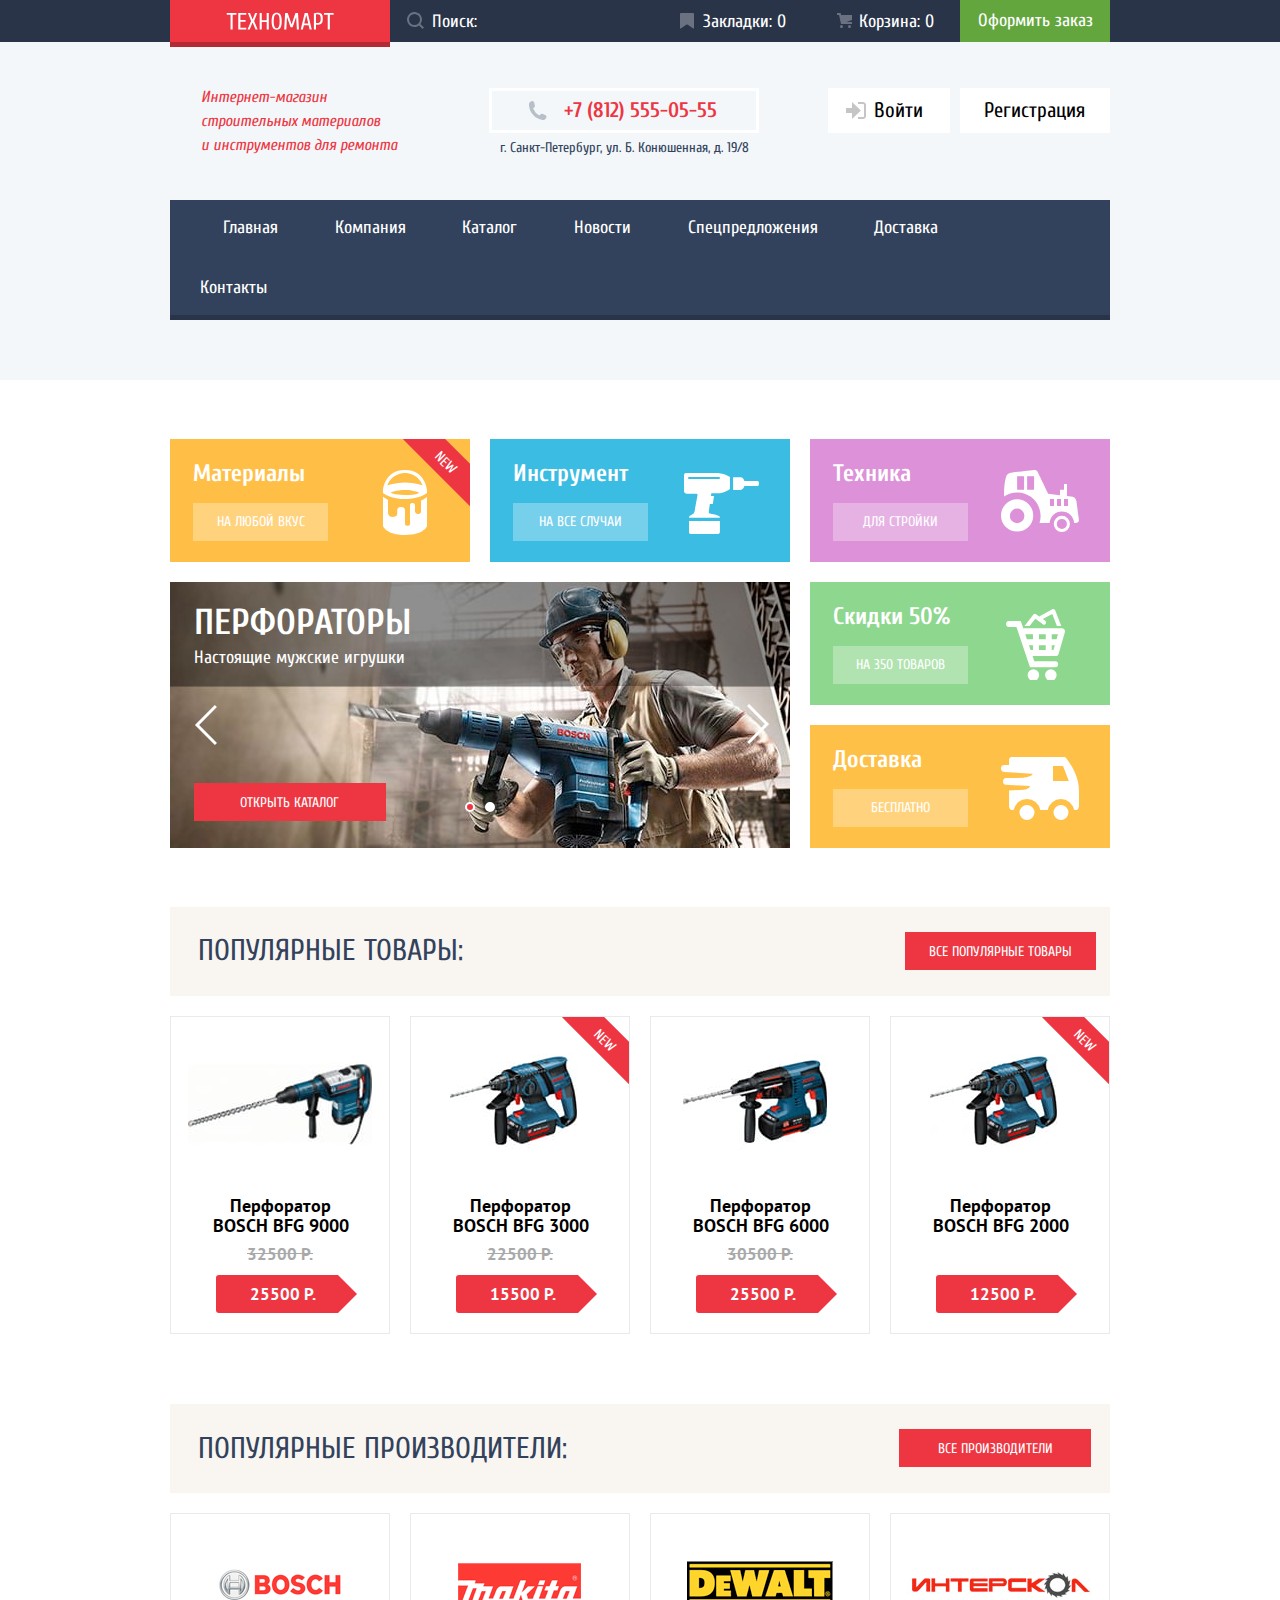
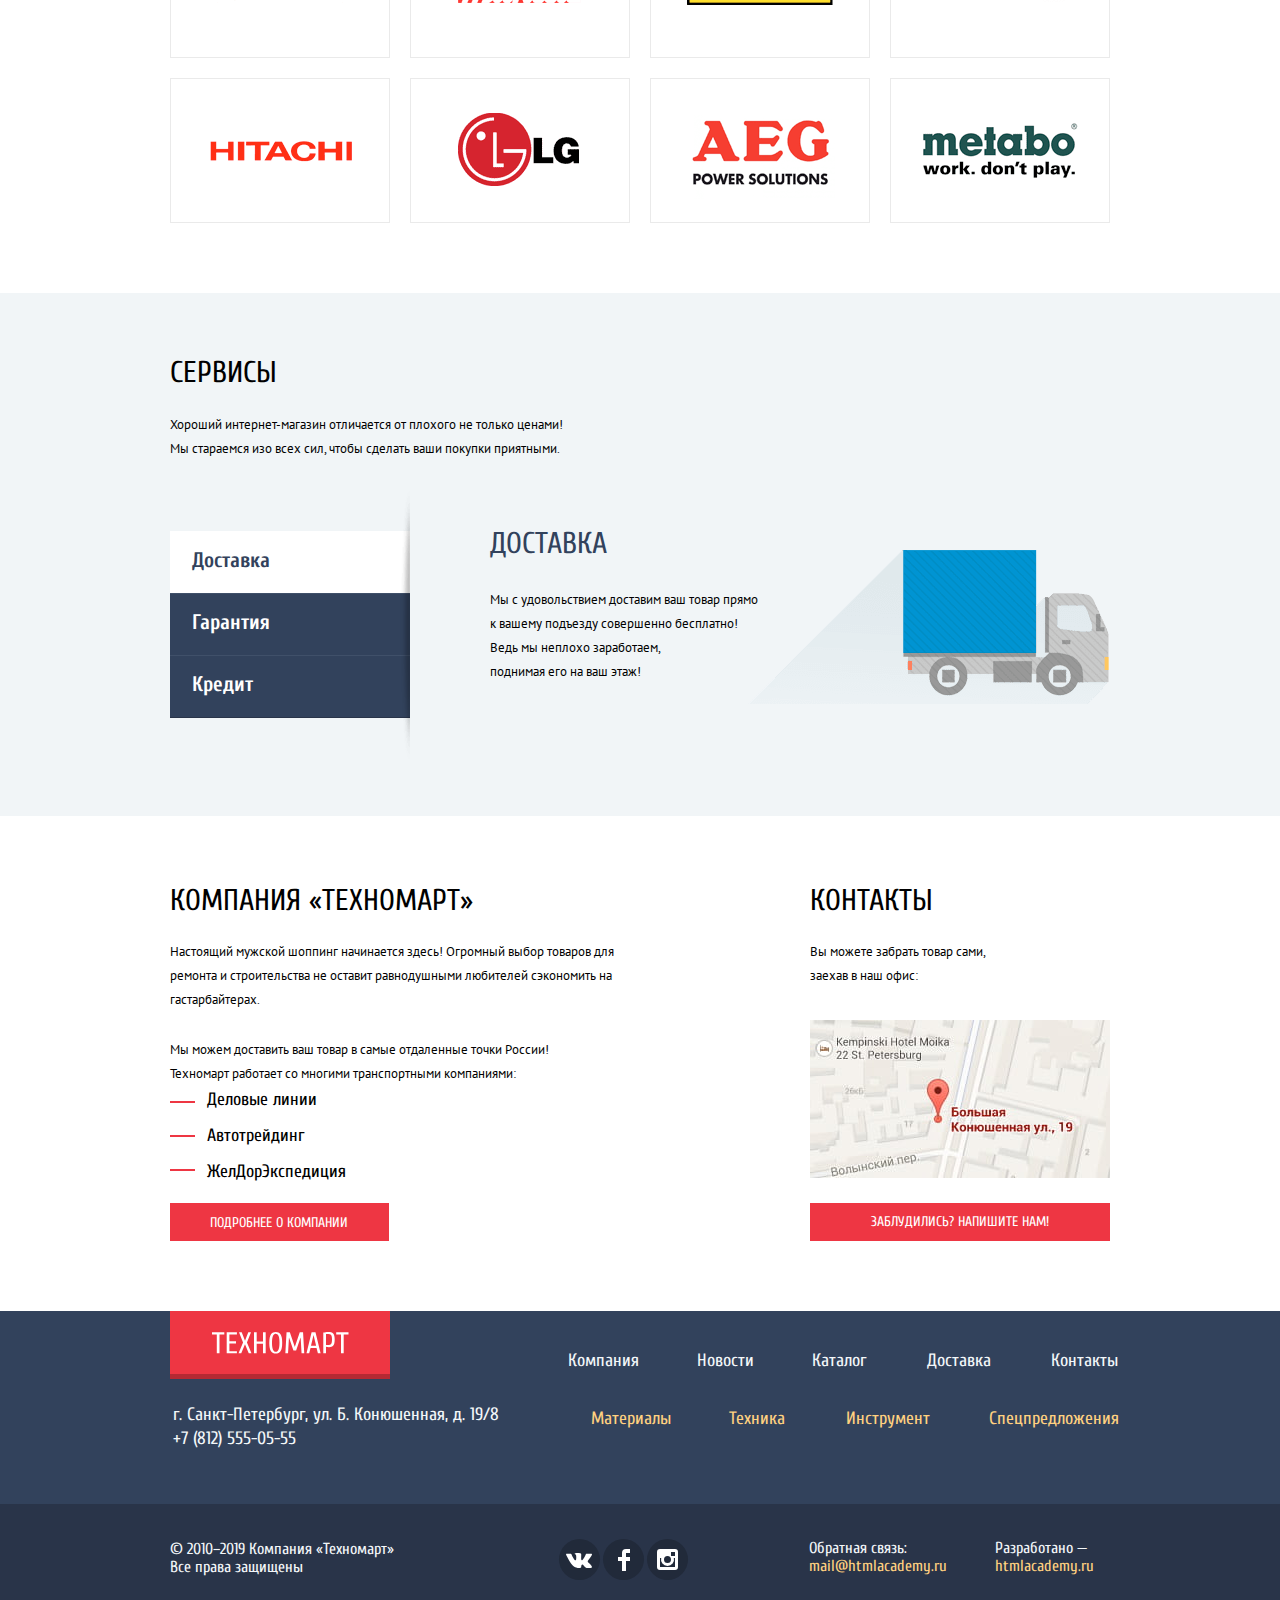
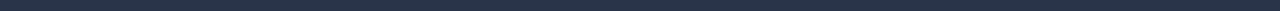
<file: index.html>
<!DOCTYPE html>
<html class="page" lang="ru">
  <head>
    <meta charset="utf-8">
    <title>HTML Academy: Техномарт</title>
    <meta name="viewport" content="width=device-width, initial-scale=1.0">
    <link href="https://fonts.googleapis.com/css2?family=Cuprum:ital,wght@0,400;0,700;1,400&display=swap" rel="stylesheet">
    <link href="https://fonts.googleapis.com/css2?family=PT+Sans:wght@400;700&display=swap" rel="stylesheet">
    <link rel="stylesheet" href="css/normalize.css">
    <link rel="stylesheet" href="css/style.min.css">
    <link rel="shortcut icon" href="img/favicon.ico" type="image/x-icon">
  </head>
  <body class="page-body">
    <header class="main-header">
      <nav class="main-nav">
        <div class="site-nav-top">
          <div class="container-center">
            <a class="main-header-logo logo">
              <img src="img/header-logo.svg" width="108" height="18" alt="Логотип интернет-магазина «Техномарт»">
            </a>
            <div class="header-search">
              <form action="#" method="POST" aria-label="Поиск товаров по сайту">
                <input class="main-search" type="search" name="site-search" id="site-search" placeholder="Поиск:">
                <label class="main-search-icon" for="site-search"></label>
              </form>
            </div>
            <a href="#" class="order-info-link bookmarks-link">Закладки: 0</a>
            <a href="#" class="order-info-link cart-link">Корзина: 0</a>
            <a href="#" class="order-info-link order-link">Оформить заказ</a>
          </div>
        </div>
        <div class="background-wrapper">
          <div class="container-center">
            <div class="site-nav-middle">
              <p class="header-manifest">
                Интернет-магазин<br>
                строительных материалов<br>
                и инструментов для ремонта
              </p>
              <div class="header-contacts">
                <a class="header-contacts-phone" href="tel:+78125550555">+7 (812) 555-05-55</a>
                <p class="header-adress">г. Санкт-Петербург, ул. Б. Конюшенная, д. 19/8</p>
              </div>
              <div class="login-wrapper">
                <a href="#" class="profile-link user-login">
                  Войти
                  <svg class="login-icon" aria-hidden="true" focusable="false" width="21" height="17" fill="none" xmlns="http://www.w3.org/2000/svg">
                    <path class="login-icon" d="M14.88 8.5L6 0v6H0v5h6v6l8.88-8.5z" fill="#C5C5C5"/>
                    <path class="login-icon" d="M16.99 15.01h-5.03V17h5.03c2.17 0 3-1.81 3.03-3.03V3.03C19.98 1.8 19.16 0 16.98 0h-5.03v1.99h5.03c.84 0 .99.68 1 1.06v10.9c-.01.38-.16 1.06-1 1.06z" fill="#C5C5C5"/>
                  </svg>
                </a>
                <a href="#" class="profile-link user-register">Регистрация</a>
              </div>
            </div>
            <div class="site-nav-bottom-wrapper">
              <ul class="site-nav-bottom">
                <li class="site-nav-bottom-item"><a class="site-nav-bottom-link site-nav-current-page">Главная</a></li>
                <li class="site-nav-bottom-item"><a class="site-nav-bottom-link" href="#">Компания</a></li>
                <li class="site-nav-bottom-item"><a class="site-nav-bottom-link" href="catalog.html">Каталог</a></li>
                <li class="site-nav-bottom-item"><a class="site-nav-bottom-link" href="#">Новости</a></li>
                <li class="site-nav-bottom-item"><a class="site-nav-bottom-link" href="#">Спецпредложения</a></li>
                <li class="site-nav-bottom-item"><a class="site-nav-bottom-link" href="#">Доставка</a></li>
                <li class="site-nav-bottom-item"><a class="site-nav-bottom-link" href="#">Контакты</a></li>
              </ul>
            </div>
          </div>
        </div>
      </nav>
    </header>
    <main>
      <h1 class="visually-hidden"> Главная страница интернет-магазина «Техномарт»</h1>
      <section class="offers container-center">
        <h2 class="visually-hidden">Общий список товаров и предложений нашего интернет-магазина.</h2>
        <ul class="offers-list">
          <li class="offers-item product-new">
            <span class="visually-hidden">Новинка на нашем сайте!</span>
            <p class="offer-text">Материалы</p>
            <a class="button offer-button" href="#">на любой вкус</a>
          </li>
          <li class="offers-item">
            <p class="offer-text">Инструмент</p>
            <a class="button offer-button" href="#">На все случаи</a>
          </li>
          <li class="offers-item">
            <p class="offer-text">Техника</p>
            <a class="button offer-button" href="#">Для стройки</a>
          </li>
          <li class="offers-item">
            <p class="offer-text">Скидки 50%</p>
            <a class="button offer-button" href="#">На 350 Товаров</a>
          </li>
          <li class="offers-item">
            <p class="offer-text">Доставка</p>
            <a class="button offer-button" href="#">Бесплатно</a>
          </li>
        </ul>
        <div class="main-slider">
          <ul class="slides-list">
            <li class="slide-item main-slide-current">
              <div class="main-slider-background-wrapper">
                <h3 class="slide-item-title">
                  Перфораторы
                </h3>
                <p class="slide-item-subtitle">
                  Настоящие мужские игрушки
                </p>
              </div>
              <a class="button main-slider-button" href="catalog.html">Открыть каталог</a>
            </li>
            <li class="slide-item">
              <div class="main-slider-background-wrapper">
                <h3 class="slide-item-title">
                  Дрели
                </h3>
                <p class="slide-item-subtitle">
                  Соседям на радость!
                </p>
              </div>
              <a class="button main-slider-button" href="catalog.html">Открыть каталог</a>
            </li>
          </ul>
          <div class="main-slider-controls">
            <button class="main-slider-control main-slider-control-current" type="button" aria-label="Первый слайд"></button>
            <button class="main-slider-control" type="button" aria-label="Второй слайд"></button>
          </div>
          <button class="switch-control switch-control-prew" type="button" aria-label="Предыдущий слайд"></button>
          <button class="switch-control switch-control-next" type="button" aria-label="Следующий слайд"></button>
        </div>
      </section>
      <section class="popular-products container-center">
        <div class="popular-products-title-wrapper">
          <h2 class="popular-products-title">Популярные товары:</h2>
          <a class="button popular-products-button" href="#">Все популярные товары</a>
        </div>
        <ul class="popular-products-list products-list">
          <li class="popular-product-item product-item">
            <figure class="product-image-cover">
              <img class="product-item-image" src="img/product-bfg-9000.jpg" width="184" height="164" alt="Перфоратор BOSCH BFG 9000">
              <figcaption><h3 class="product-item-title">Перфоратор BOSCH BFG 9000</h3></figcaption>
            </figure>
            <span class="old-price">32500 Р.</span>
            <a class="button product-button" href="#">25500 Р.</a>
            <div class="product-action">
              <a class="button product-action-button-buy" href="#">Купить</a>
              <a class="button product-action-button-in-bookmarks" href="#">В закладки</a>
            </div>
          </li>
          <li class="popular-product-item product-item product-new">
            <span class="visually-hidden">Новинка на нашем сайте!</span>
            <figure class="product-image-cover">
              <img class="product-item-image" src="img/product-bfg-3000.jpg" width="127" height="112" alt="Перфоратор BOSCH BFG 3000">
              <figcaption><h3 class="product-item-title">Перфоратор BOSCH BFG 3000</h3></figcaption>
            </figure>
            <span class="old-price">22500 Р.</span>
            <a class="button product-button" href="#">15500 Р.</a>
            <div class="product-action">
              <a class="button product-action-button-buy" href="#">Купить</a>
              <a class="button product-action-button-in-bookmarks" href="#">В закладки</a>
            </div>
          </li>
          <li class="popular-product-item product-item">
            <figure class="product-image-cover">
              <img class="product-item-image" src="img/product-bfg-6000.jpg" width="144" height="128" alt="Перфоратор BOSCH BFG 6000">
              <figcaption><h3 class="product-item-title">Перфоратор BOSCH BFG 6000</h3></figcaption>
            </figure>
            <span class="old-price">30500 Р.</span>
            <a class="button product-button" href="#">25500 Р.</a>
            <div class="product-action">
              <a class="button product-action-button-buy" href="#">Купить</a>
              <a class="button product-action-button-in-bookmarks" href="#">В закладки</a>
            </div>
          </li>
          <li class="popular-product-item product-item product-new">
            <span class="visually-hidden">Новинка на нашем сайте!</span>
            <figure class="product-image-cover">
              <img class="product-item-image" src="img/product-bfg-2000.jpg" width="127" height="112" alt="Перфоратор BOSCH BFG 2000">
              <figcaption><h3 class="product-item-title">Перфоратор BOSCH BFG 2000</h3></figcaption>
            </figure>
            <a class="button product-button" href="#">12500 Р.</a>
            <div class="product-action">
              <a class="button product-action-button-buy" href="#">Купить</a>
              <a class="button product-action-button-in-bookmarks" href="#">В закладки</a>
            </div>
          </li>
        </ul>
      </section>
      <section class="popular-firms container-center">
        <div class="popular-firms-title-wrapper">
          <h2 class="popular-firms-title">Популярные производители:</h2>
          <a class="button popular-firms-button" href="#">Все производители</a>
        </div>
        <ul class="firms-list">
          <li class="firms-item">
            <a class="firms-link" href="#">
              <img class="firms-image" src="img/firms-bosch.png" width="126" height="37" alt="Bosch">
            </a>
          </li>
          <li class="firms-item">
            <a class="firms-link" href="#">
              <img src="img/firms-makita.png" width="123" height="40" alt="Makita">
            </a>
          </li>
          <li class="firms-item">
            <a class="firms-link" href="#">
              <img src="img/firms-dewalt.png" width="146" height="44" alt="Dewalt">
            </a>
          </li>
          <li class="firms-item">
            <a class="firms-link" href="#">
              <img src="img/firms-interskol.png" width="200" height="75" alt="Интерскол">
            </a>
          </li>
          <li class="firms-item">
            <a class="firms-link" href="#">
              <img src="img/firms-hitachi.png" width="169" height="31" alt="Hitachi">
            </a>
          </li>
          <li class="firms-item">
            <a class="firms-link" href="#">
              <img src="img/firms-lg.png" width="121" height="73" alt="LG">
            </a>
          </li>
          <li class="firms-item">
            <a class="firms-link" href="#">
              <img src="img/firms-aeg.png" width="151" height="96" alt="AEG">
            </a>
          </li>
          <li class="firms-item">
            <a class="firms-link" href="#">
              <img src="img/firms-metabo.png" width="206" height="73" alt="Metabo">
            </a>
          </li>
        </ul>
      </section>
      <section class="services">
        <div class="container-center">
          <h2 class="services-title">Сервисы</h2>
          <p class="services-text">Хороший интернет-магазин отличается от плохого не только ценами!<br>
            Мы стараемся изо всех сил, чтобы сделать ваши покупки приятными.</p>
            <div class="services-slider">
              <div class="services-slider-controls">
                <button class="services-slider-control services-slider-control-current" type="button">Доставка</button>
                <button class="services-slider-control" type="button">Гарантия</button>
                <button class="services-slider-control" type="button">Кредит</button>
              </div>
              <ul class="services-slider-discription-list">
                <li class="services-slider-discription-item services-slider-current">
                  <h3 class="services-slider-title">Доставка</h3>
                  <p class="services-slider-text">Мы с удовольствием доставим ваш товар прямо<br>
                    к вашему подъезду совершенно бесплатно!</p>
                  <p class="services-slider-optional-text">Ведь мы неплохо заработаем,<br>
                    поднимая его на ваш этаж!</p>
                </li>
                <li class="services-slider-discription-item">
                  <h3 class="services-slider-title">Гарантия</h3>
                  <p class="services-slider-text">Если купленный у нас товар поломается или заискрит,<br>
                    а также в случае пожара, спровоцированного его<br> вогаранием,
                    вы всегда можете быть уверены в нашей<br> гарантии. Мы обменяем
                    сгоревший товар на новый.</p>
                  <p class="services-slider-optional-text">Дом уж восстановите как нибудь сами.</p>
                </li>
                <li class="services-slider-discription-item ">
                  <h3 class="services-slider-title">Кредит</h3>
                  <p class="services-slider-text">Залезть в долговую яму стало проще!</p>
                  <p class="services-slider-optional-text">Кредитные консультанты придут вам на помощь.</p>
                  <a class="button services-slider-button-credit" href="#">Отправить заявку</a>
                </li>
              </ul>
            </div>
        </div>
      </section>
      <div class="about-us-grid-wrapper container-center">
        <section class="about ">
          <h2 class="about-title">Компания «Техномарт»</h2>
          <p class="about-text">Настоящий мужской шоппинг начинается здесь! Огромный выбор товаров для ремонта и строительства не оставит равнодушными любителей сэкономить на гастарбайтерах.
          </p>
          <p class="about-delivery-text">Мы можем доставить ваш товар в самые отдаленные точки России!<br>
                Техномарт работает со многими транспортными компаниями:</p>
          <ul class="delivery-companies-list">
            <li class="delivery-company-item">Деловые линии</li>
            <li class="delivery-company-item">Автотрейдинг</li>
            <li class="delivery-company-item">ЖелДорЭкспедиция</li>
          </ul>
          <a class="button about-company-button" href="#">Подробнее о компании</a>
        </section>
        <section class="contacts">
          <h2 class="contacts-title">Контакты</h2>
          <p class="contacts-text">Вы можете забрать товар сами,<br>
              заехав в наш офис:</p>
            <a class="map-link" href="map.html">
              <img class="contacts-map" src="img/map.jpg" width="300" height="158" alt="г. Санкт-Петербург, ул. Б. Конюшенная, д. 19/8">
            </a>
            <a  class="button contacts-button" href="#">Заблудились? Напишите нам!</a>
        </section>
      </div>
    </main>
    <footer class="main-footer">
      <div class="footer-top-flex-wrapper container-center">
        <div class="footer-contacts-logo-wrapper">
          <a class="footer-logo logo">
            <img src="img/footer-logo.svg" width="138" height="23" alt="Логотип интернет-магазина «Техномарт»">
          </a>
          <div class="footer-contacts-wrapper">
            <p class="footer-adress">г. Санкт-Петербург, ул. Б. Конюшенная, д. 19/8</p>
            <a class="footer-contacts-phone" href="tel:+78125550555">+7 (812) 555-05-55</a>
          </div>
        </div>
        <nav class="footer-nav">
          <ul class="footer-nav-list footer-nav-main-list">
            <li class="footer-nav-item"><a class="footer-link" href="#">Компания</a></li>
            <li class="footer-nav-item"><a class="footer-link" href="#">Новости</a></li>
            <li class="footer-nav-item"><a class="footer-link" href="catalog.html">Каталог</a></li>
            <li class="footer-nav-item"><a class="footer-link" href="#">Доставка</a></li>
            <li class="footer-nav-item"><a class="footer-link" href="#">Контакты</a></li>
          </ul>
          <ul class="footer-nav-list footer-nav-list-services">
            <li class="footer-nav-item"><a class="footer-link footer-link-services" href="#">Материалы</a></li>
            <li class="footer-nav-item"><a class="footer-link footer-link-services" href="#">Техника</a></li>
            <li class="footer-nav-item"><a class="footer-link footer-link-services" href="#">Инструмент</a></li>
            <li class="footer-nav-item"><a class="footer-link footer-link-services" href="#">Спецпредложения</a></li>
          </ul>
        </nav>
      </div>
      <div class="footer-bottom-wrapper">
        <div class="container-center">
          <div class="footer-copyright-wrapper">
            <p class="footer-copyright">&copy; 2010–2019 Компания «Техномарт»</p>
            <p class="footer-copyright">Все права защищены</p>
          </div>
          <ul class="social-list">
            <li class="social-list-item">
              <a class="social-button" href="#">
                <span class="visually-hidden">Вконтакте</span>
                <svg aria-hidden="true" focusable="false" width="27" height="16" fill="none" xmlns="http://www.w3.org/2000/svg">
                  <path d="M16.14 12.51c.95-.3 2.18 2.04 3.48 2.94.98.68 1.73.53 1.73.53l3.47-.05s1.82-.1.96-1.55c-.07-.12-.5-1.07-2.59-3.02-2.17-2.05-1.88-1.72.74-5.25 1.6-2.15 2.24-3.47 2.04-4.03-.2-.53-1.37-.4-1.37-.4l-3.91.03c-.38 0-.7.12-.85.52 0 0-.62 1.66-1.45 3.08-1.74 2.99-2.43 3.14-2.72 2.96-.66-.44-.5-1.74-.5-2.67 0-2.9.44-4.1-.84-4.41A6.6 6.6 0 0012.5 1c-1.39-.02-2.57 0-3.24.33-.45.23-.79.72-.58.74.26.04.84.16 1.15.59.4.55.4 1.79.4 1.79s.22 3.41-.55 3.83c-.53.3-1.25-.3-2.8-3.01-.8-1.4-1.4-2.93-1.4-2.93s-.1-.28-.32-.44c-.25-.18-.6-.24-.6-.24l-3.71.02s-.56.02-.76.27c-.19.21-.02.66-.02.66s2.9 6.88 6.2 10.35c3.02 3.18 6.46 2.97 6.46 2.97h1.55s.47-.05.7-.31c.23-.24.22-.7.22-.7s-.03-2.1.94-2.41z" fill="#fff"/>
                </svg>
              </a>
            </li>
            <li class="social-list-item">
              <a class="social-button" href="#">
                <span class="visually-hidden">Facebook</span>
                <svg aria-hidden="true" focusable="false" width="12" height="22" fill="none" xmlns="http://www.w3.org/2000/svg">
                  <path d="M12 4V0H8a4 4 0 00-4 4v4H0v4h4v10h4V12h4V8H8V4h4z" fill="#fff"/>
                </svg>
              </a>
            </li>
            <li class="social-list-item">
              <a class="social-button" href="#">
                <span class="visually-hidden">Instagram</span>
                <svg aria-hidden="true" focusable="false" width="21" height="21" fill="none" xmlns="http://www.w3.org/2000/svg">
                  <path fill-rule="evenodd" clip-rule="evenodd" d="M3 0h15a3 3 0 013 3v15a3 3 0 01-3 3H3a3 3 0 01-3-3V3a3 3 0 013-3zm11 10.5a3.5 3.5 0 10-7 0 3.5 3.5 0 007 0zM3 18V9h1.18a6.5 6.5 0 1012.64 0H18v9H3zM14 7h4V3h-4v4z" fill="#fff"/>
                </svg>
              </a>
            </li>
          </ul>
          <dl class="about-developer">
            <div>
              <dt class="about-developer-term">Обратная связь:</dt>
              <dd class="about-developer-discription"><a class="about-developer-link" href="mailto:mail@htmlacademy.ru">mail@htmlacademy.ru</a></dd>
            </div>
            <div>
              <dt class="about-developer-term">Разработано —</dt>
              <dd class="about-developer-discription"><a class="about-developer-link" href="https://htmlacademy.ru/intensive/htmlcss">htmlacademy.ru</a></dd>
            </div>
          </dl>
        </div>
      </div>
    </footer>
    <section class="modal modal-write-us">
      <h2 class="visually-hidden">Напишите нам и мы подскажем как до нас добраться.</h2>
      <form class="write-us-form" action="https://echo.htmlacademy.ru"  method="POST">
        <div class="write-us-form-item-wrapper">
          <div class="write-us-form-item-top-wrapper">
            <p class="write-us-form-item">
              <label class="write-us-form-label" for="losted-person-name">Ваше имя:</label>
              <input class="write-us-form-input write-us-form-name" id="losted-person-name" type="text" name="name" placeholder="Имя Фамилия">
            </p>
            <p class="write-us-form-item">
              <label class="write-us-form-label" for="losted-person-email">Ваш e-mail:</label>
              <input class="write-us-form-input write-us-form-mail" id="losted-person-email" type="email" name="email" placeholder="email@example.com">
            </p>
          </div>
          <p class="write-us-form-item write-us-form-item-message">
            <label class="write-us-form-label" for="losted-person-message">Текст письма:</label>
            <textarea class="write-us-form-input write-us-form-message" id="losted-person-message" name="message"  placeholder="В свободной форме"></textarea>
          </p>
        </div>
        <div class="write-us-form-button-wrapper">
          <button class="button write-us-form-button" type="submit">Отправить</button>
        </div>
      </form>
      <button class="modal-close" type="button" aria-label="Закрыть"></button>
    </section>
    <section class="modal modal-map">
      <h2 class="visually-hidden">Как до нас добраться</h2>
      <iframe class="modal-action-map" src="https://www.google.com/maps/embed?pb=!1m18!1m12!1m3!1d1998.6037999040354!2d30.322010416394033!3d59.938716271971415!2m3!1f0!2f0!3f0!3m2!1i1024!2i768!4f13.1!3m3!1m2!1s0x4696310fca5ba729%3A0xea9c53d4493c879f!2sBolshaya+Konyushennaya+ul.%2C+19%2C+Sankt-Peterburg%2C+Russia%2C+191186!5e0!3m2!1sen!2s!4v1441888483426" width="943" height="445" allowfullscreen title="Офис компании по адресу ул. Большая Конюшенная 19/8, Санкт-Петербург"></iframe>
      <button class="modal-close" type="button" aria-label="Закрыть"></button>
    </section>
    <script src="js/map.min.js"></script>
    <script src="js/write-us.min.js"></script>
  </body>
</html>
</file>
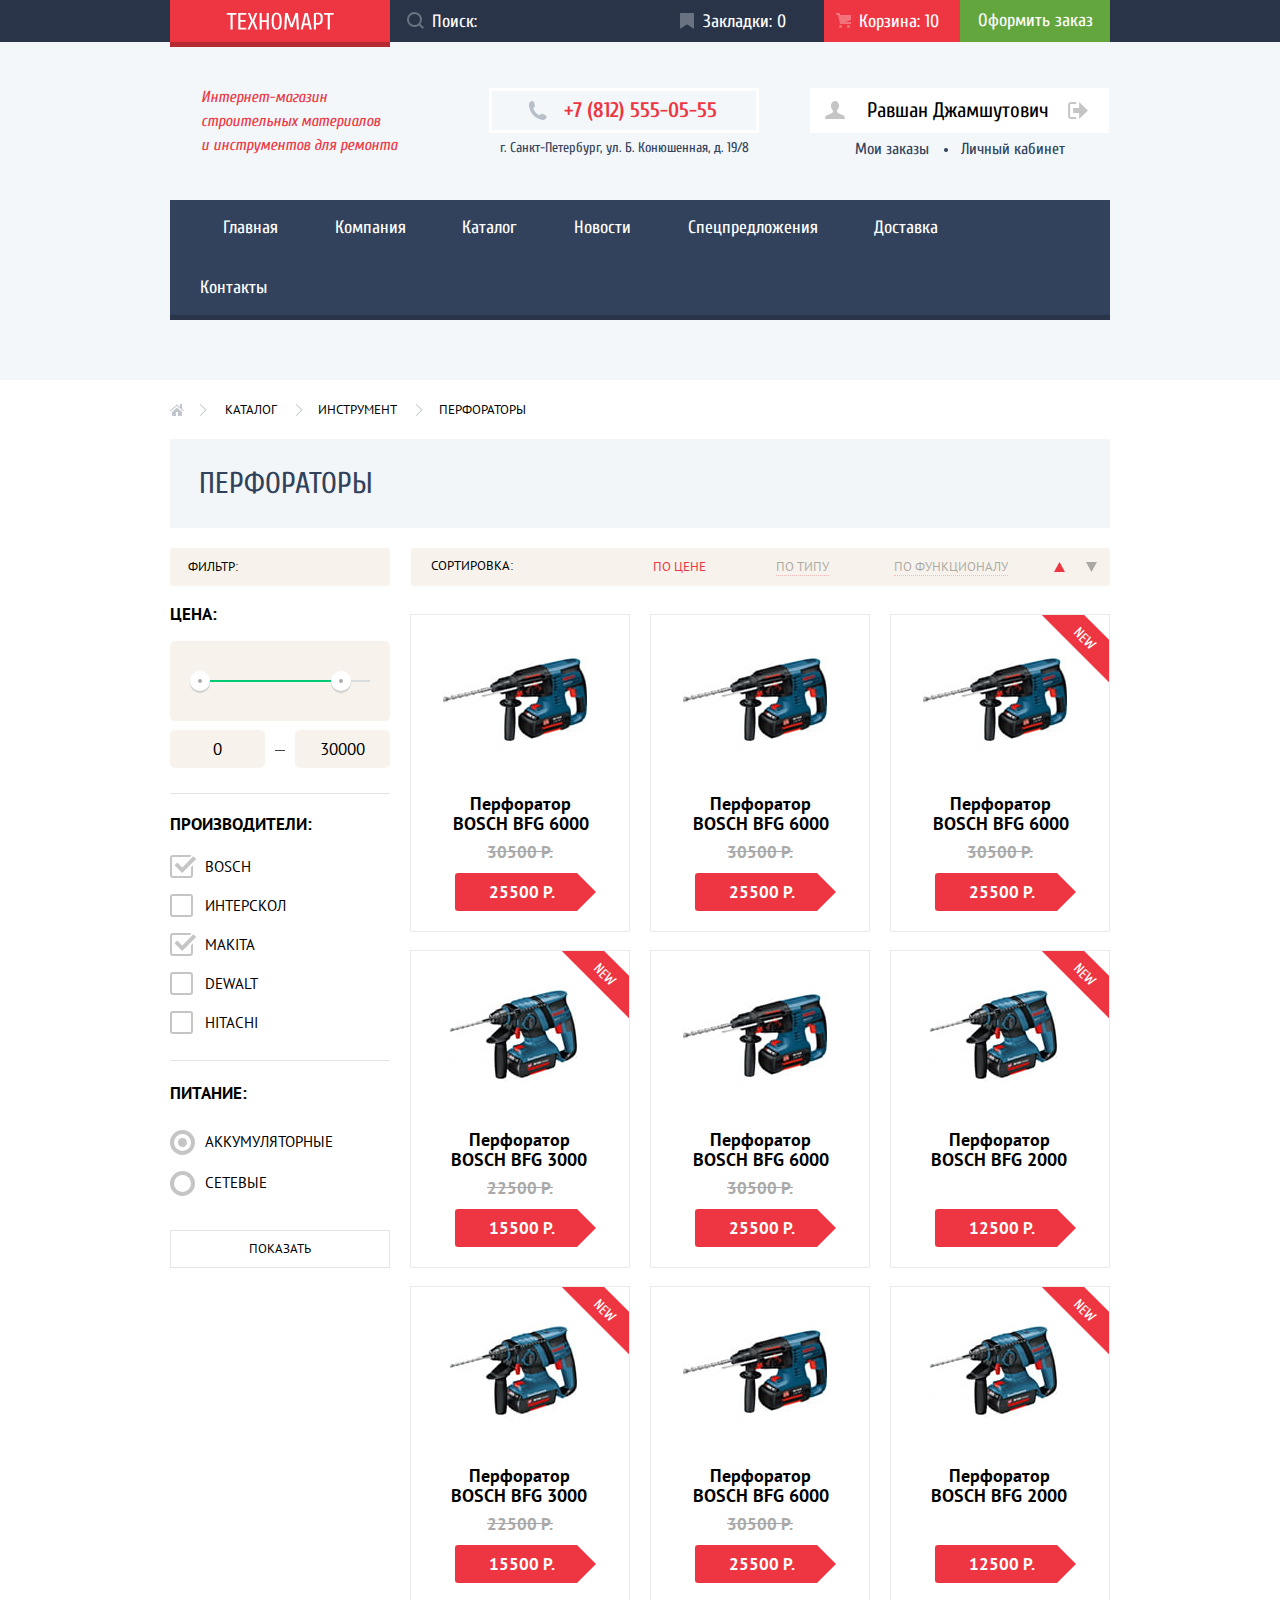
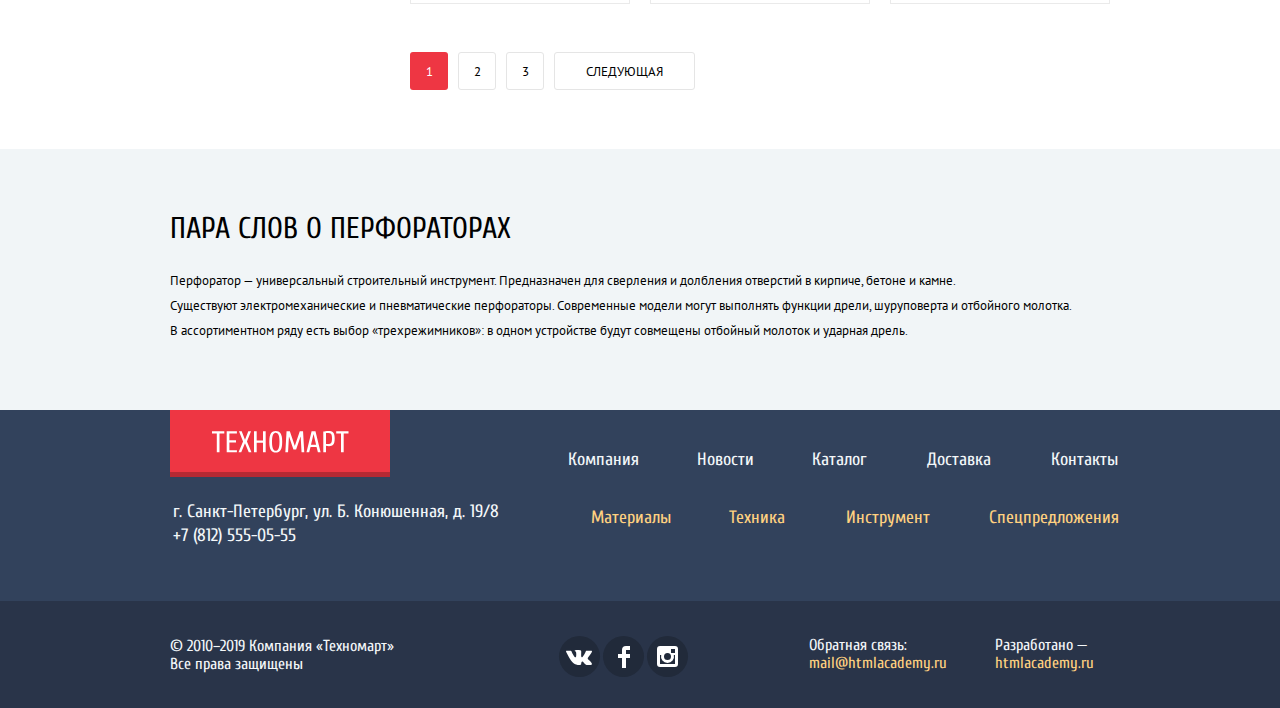
<file: catalog.html>
<!DOCTYPE html>
<html class="page" lang="ru">
  <head>
    <meta charset="UTF-8">
    <meta name="viewport" content="width=device-width, initial-scale=1.0">
    <title>HTML Academy: Техномарт</title>
    <link href="https://fonts.googleapis.com/css2?family=Cuprum:ital,wght@0,400;0,700;1,400&display=swap" rel="stylesheet">
    <link href="https://fonts.googleapis.com/css2?family=PT+Sans:wght@400;700&display=swap" rel="stylesheet">
    <link rel="stylesheet" href="css/normalize.css">
    <link rel="stylesheet" href="css/style.min.css">
    <link rel="shortcut icon" href="img/favicon.ico" type="image/x-icon">
  </head>
  <body class="page-body inner-page">
    <header class="main-header catalog-header">
      <nav class="main-nav">
        <div class="site-nav-top">
          <div class="container-center">
            <a class="main-header-logo logo" href="index.html">
              <img src="img/header-logo.svg" width="108" height="18" alt="Логотип интернет-магазина «Техномарт»">
            </a>
            <div class="header-search">
              <form action="#" method="POST" aria-label="Поиск товаров по сайту">
                <input class="main-search" type="search" name="site-search" id="site-search" placeholder="Поиск:">
                <label class="main-search-icon" for="site-search"></label>
              </form>
            </div>
            <a href="#" class="order-info-link bookmarks-link catalog-bookmarks-link">Закладки: 0</a>
            <a href="#" class="order-info-link catalog-cart-link cart-link">Корзина: 10</a>
            <a href="#" class="order-info-link catalog-order-link order-link">Оформить заказ</a>
          </div>
        </div>
        <div class="background-wrapper">
          <div class="container-center">
            <div class="site-nav-middle">
              <p class="header-manifest">
                Интернет-магазин<br>
                строительных материалов<br>
                и инструментов для ремонта
              </p>
              <div class="header-contacts">
                <a class="header-contacts-phone" href="tel:+78125550555">+7 (812) 555-05-55</a>
                <p class="header-adress">г. Санкт-Петербург, ул. Б. Конюшенная, д. 19/8</p>
              </div>
              <div class="profile-links-wrapper">
                <div class="profile-user-wrapper">
                  <a href="#" class="profile-link profile-link-registered">
                    Равшан Джамшутович
                    <svg class="profile-user-icon" aria-hidden="true" focusable="false" width="20" height="18" fill="none" xmlns="http://www.w3.org/2000/svg">
                      <path class="profile-registered-icon" d="M17.88 14.17c-2.14-.74-4.25-1.67-5.2-2.4-.66-.5-.78-1.61-.52-2.4a5.49 5.49 0 001.86-4.29C14.02 2.28 12.22 0 10 0 7.78 0 5.98 2.28 5.98 5.08c0 1.8.75 3.38 1.86 4.28.26.8.14 1.92-.51 2.42-.95.72-3.07 1.65-5.21 2.39C-.03 14.9 0 18 0 18h20s.02-3.1-2.12-3.83z" fill="#C5C5C5"/>
                    </svg>
                  </a>
                  <a href="#" class="profole-link-logout" aria-label="Выход из аккаунта">
                    <svg class="profile-logout-icon" aria-hidden="true" focusable="false" width="20" height="17" fill="none" xmlns="http://www.w3.org/2000/svg">
                      <path class="profile-registered-icon" d="M20 8.5L11.12 0v6h-6v5h6v6L20 8.5z" fill="#C5C5C5"/>
                      <path class="profile-registered-icon" d="M2.1 13.95V3.05c.02-.38.18-1.06 1.02-1.06h5.02V0H3.12C.94 0 .12 1.81.09 3.03v10.94C.1 15.2.94 17 3.12 17h5.02v-1.99H3.12c-.84 0-1-.68-1.01-1.06z" fill="#C5C5C5"/>
                    </svg>
                  </a>
                </div>
                <div class="profile-info-wrapper">
                    <a class="profile-info-link" href="#">Мои заказы</a>
                    <a class="profile-info-link" href="#">Личный кабинет</a>
                </div>
              </div>
            </div>
            <div class="site-nav-bottom-wrapper">
              <ul class="site-nav-bottom">
                <li class="site-nav-bottom-item"><a class="site-nav-bottom-link" href="index.html">Главная</a></li>
                <li class="site-nav-bottom-item"><a class="site-nav-bottom-link" href="#">Компания</a></li>
                <li class="site-nav-bottom-item"><a class="site-nav-bottom-link site-nav-current-page">Каталог</a></li>
                <li class="site-nav-bottom-item"><a class="site-nav-bottom-link" href="#">Новости</a></li>
                <li class="site-nav-bottom-item"><a class="site-nav-bottom-link" href="#">Спецпредложения</a></li>
                <li class="site-nav-bottom-item"><a class="site-nav-bottom-link" href="#">Доставка</a></li>
                <li class="site-nav-bottom-item"><a class="site-nav-bottom-link" href="#">Контакты</a></li>
              </ul>
            </div>
          </div>
        </div>
      </nav>
    </header>
    <main>
      <div class=" inner-grid container-center">
        <ul class="breadcrumbs-list">
          <li class="breadcrumbs-item">
            <a class="breadcrumbs-link breadcrumbs-link-index" href="index.html">
              <span class="visually-hidden">Главная страница</span>
              <svg aria-hidden="true" focusable="false" width="14" height="12" fill="none" xmlns="http://www.w3.org/2000/svg">
                <path class="breadcrumbs-index-icon" d="M2 8v4h4V8h2v4h4V8L7 3.52 2 8z" fill="#C1C6CE"/>
                <path class="breadcrumbs-index-icon" d="M13.83 6.37L12 4.75V0h-2v2.99L7.33.63 7.27.6a.47.47 0 00-.08-.05.55.55 0 00-.1-.02L7 .5l-.1.02a.46.46 0 00-.09.02L6.73.6l-.06.04-6.5 5.73a.5.5 0 00.66.75L7 1.67l6.17 5.44a.5.5 0 00.66-.75z" fill="#C1C6CE"/>
              </svg>
            </a>
          </li>
          <li class="breadcrumbs-item"><a class="breadcrumbs-link">Каталог</a></li>
          <li class="breadcrumbs-item"><a class="breadcrumbs-link">Инструмент</a></li>
          <li class="breadcrumbs-item"><a class="breadcrumbs-link">Перфораторы</a></li>
        </ul>
        <div class="catalog-title-wrapper">
          <h1 class="catalog-title">Перфораторы</h1>
        </div>
        <section class="product-filter">
          <div class="product-filter-wrapper">
            <h2 class="product-filter-title">Фильтр:</h2>
          </div>
          <form method="get" action="https://echo.htmlacademy.ru" target="_blank">
            <fieldset class="product-filter-price">
              <legend class="product-filter-subtitle">Цена:</legend>
              <div class="product-filter-range">
                <div class="product-filter-range-controls">
                  <div class="range-controls-scale">
                    <div class="range-controls-bar" style="width: 84%; margin-left: 0%;"></div>
                  </div>
                  <div class="product-filter-range-toggle product-filter-range-toggle-min" tabindex="0" style="left: 9%"></div>
                  <div class="product-filter-range-toggle product-filter-range-toggle-max" tabindex="0" style="left: 73%"></div>
                </div>
                <ul class="product-filter-price-controls">
                  <li class="product-filter-price-item" >
                    <input class="product-filter-price-placeholder" type="number" name="min-price" value="0" aria-label="Цена от">
                  </li>
                  <li class="product-filter-price-item" >
                    <input class="product-filter-price-placeholder" type="number" name="max-price" value="30000" aria-label="Цена до">
                  </li>
                </ul>
              </div>
            </fieldset>
            <fieldset class="product-filter-firms">
              <legend class="product-filter-subtitle">Производители:</legend>
              <ul class="product-filter-firms-list">
                <li class="product-filter-firms-item">
                  <input class="visually-hidden product-filter-input-checkbox product-filter-input" type="checkbox" name="bosch" id="filter-bosch" checked>
                  <label class="product-filter-label product-filter-firms-label" for="filter-bosch">Bosch</label>
                </li>
                <li class="product-filter-firms-item">
                  <input class="visually-hidden product-filter-input-checkbox product-filter-input" type="checkbox" name="interskol" id="filter-interskol">
                  <label class="product-filter-label product-filter-firms-label" for="filter-interskol">Интерскол</label>
                </li>
                <li class="product-filter-firms-item">
                  <input class="visually-hidden product-filter-input-checkbox product-filter-input" type="checkbox" name="makita" id="filter-makita" checked>
                  <label class="product-filter-label product-filter-firms-label" for="filter-makita">Makita</label>
                </li>
                <li class="product-filter-firms-item">
                  <input class="visually-hidden product-filter-input-checkbox product-filter-input" type="checkbox" name="dewalt" id="filter-dewalt">
                  <label class="product-filter-label product-filter-firms-label" for="filter-dewalt">Dewalt</label>
                </li>
                <li class="product-filter-firms-item">
                  <input class="visually-hidden product-filter-input-checkbox product-filter-input" type="checkbox" name="hitachi" id="filter-hitachi">
                  <label class="product-filter-label product-filter-firms-label" for="filter-hitachi">Hitachi</label>
                </li>
              </ul>
            </fieldset>
            <fieldset class="product-filter-modes">
              <legend class="product-filter-subtitle">Питание:</legend>
              <ul class="product-filter-modes-list">
                <li class="product-filter-modes-item">
                  <input class="visually-hidden product-filter-input-radio" type="radio" name="modes-group" value="battery" id="filter-battery" checked>
                  <label class="product-filter-label product-filter-modes-label" for="filter-battery">Аккумуляторные</label>
                </li>
                <li class="product-filter-modes-item">
                  <input class="visually-hidden product-filter-input-radio" type="radio" name="modes-group" value="electricity" id="filter-electricity">
                  <label class="product-filter-label product-filter-modes-label" for="filter-electricity">Сетевые</label>
                </li>
              </ul>
            </fieldset>
            <button class="product-filter-button button" type="submit">Показать</button>
          </form>
        </section>
        <section class="sorting-filter">
          <h2 class="sorting-filter-title">Сортировка:</h2>
          <ul class="sort-list">
            <li class="sort-item"><button type="button" class="sort-button sort-button-active">По цене</button></li>
            <li class="sort-item"><button type="button" class="sort-button">По типу</button></li>
            <li class="sort-item"><button type="button" class="sort-button">По функционалу</button></li>
            <li class="sort-item">
              <button type="button" class="sorting-figure " aria-label="Cортировка с начала списка">
                <svg class="sorting-up sorting-icon-current" aria-hidden="true" focusable="false" width="11" height="10" viewBox="0 0 11 10" fill="none" xmlns="http://www.w3.org/2000/svg">
                  <path class="sorting-icon sorting-icon-current" d="M5.5 0L11 10L0 10" fill="#000000"/>
                </svg>
              </button>
            </li>
            <li class="sort-item">
              <button type="button" class="sorting-figure" aria-label="Cортировка с конца списка">
                <svg class="sorting-down" aria-hidden="true" focusable="false" width="11" height="10" viewBox="0 0 11 10" fill="none" xmlns="http://www.w3.org/2000/svg">
                  <path class="sorting-icon" d="M5.5 10L0 0H11" fill="#000000"/>
                </svg>
              </button>
            </li>
          </ul>
        </section>
        <section class="products-catalog">
          <h2 class="visually-hidden">Каталог товаров интернет-магазина «Техномарт»</h2>
          <ul class="catalog-products-list products-list">
            <li class="catalog-product-item product-item">
              <figure class="product-image-cover">
                <img class="product-item-image" src="img/product-bfg-6000.jpg" width="144" height="128" alt="Перфоратор BOSCH BFG 6000">
                <figcaption><h3 class="product-item-title">Перфоратор BOSCH BFG 6000</h3></figcaption>
              </figure>
              <span class="old-price">30500 Р.</span>
              <a class="button product-button" href="#">25500 Р.</a>
              <div class="product-action">
                <a class="button product-action-button-buy" href="#">Купить</a>
                <a class="button product-action-button-in-bookmarks" href="#">В закладки</a>
              </div>
            </li>
            <li class="catalog-product-item product-item">
              <figure class="product-image-cover">
                <img class="product-item-image" src="img/product-bfg-6000.jpg" width="144" height="128" alt="Перфоратор BOSCH BFG 6000">
                <figcaption><h3 class="product-item-title">Перфоратор BOSCH BFG 6000</h3></figcaption>
              </figure>
              <span class="old-price">30500 Р.</span>
              <a class="button product-button" href="#">25500 Р.</a>
              <div class="product-action">
                <a class="button product-action-button-buy" href="#">Купить</a>
                <a class="button product-action-button-in-bookmarks" href="#">В закладки</a>
              </div>
            </li>
            <li class="catalog-product-item product-item product-new">
              <span class="visually-hidden">Новинка на нашем сайте!</span>
              <figure class="product-image-cover">
                <img class="product-item-image" src="img/product-bfg-6000.jpg" width="144" height="128" alt="Перфоратор BOSCH BFG 6000">
                <figcaption><h3 class="product-item-title">Перфоратор BOSCH BFG 6000</h3></figcaption>
              </figure>
              <span class="old-price">30500 Р.</span>
              <a class="button product-button" href="#">25500 Р.</a>
              <div class="product-action">
                <a class="button product-action-button-buy" href="#">Купить</a>
                <a class="button product-action-button-in-bookmarks" href="#">В закладки</a>
              </div>
            </li>
            <li class="catalog-product-item product-item product-new">
              <span class="visually-hidden">Новинка на нашем сайте!</span>
              <figure class="product-image-cover">
                <img class="product-item-image" src="img/product-bfg-2000.jpg" width="127" height="112" alt="Перфоратор BOSCH BFG 3000">
                <figcaption><h3 class="product-item-title">Перфоратор BOSCH BFG 3000</h3></figcaption>
              </figure>
              <span class="old-price">22500 Р.</span>
              <a class="button product-button" href="#">15500 Р.</a>
              <div class="product-action">
                <a class="button product-action-button-buy" href="#">Купить</a>
                <a class="button product-action-button-in-bookmarks" href="#">В закладки</a>
              </div>
            </li>
            <li class="catalog-product-item product-item">
              <figure class="product-image-cover">
              <img class="product-item-image" src="img/product-bfg-6000.jpg" width="144" height="128" alt="Перфоратор BOSCH BFG 6000">
              <figcaption><h3 class="product-item-title">Перфоратор BOSCH BFG 6000</h3></figcaption>
              </figure>
              <span class="old-price">30500 Р.</span>
              <a class="button product-button" href="#">25500 Р.</a>
              <div class="product-action">
                <a class="button product-action-button-buy" href="#">Купить</a>
                <a class="button product-action-button-in-bookmarks" href="#">В закладки</a>
              </div>
            </li>
            <li class="catalog-product-item product-item product-new">
              <span class="visually-hidden">Новинка на нашем сайте!</span>
              <figure class="product-image-cover">
                <img class="product-item-image" src="img/product-bfg-2000.jpg" width="127" height="112" alt="Перфоратор BOSCH BFG 2000">
                <figcaption><h3 class="product-item-title">Перфоратор BOSCH BFG 2000</h3></figcaption>
              </figure>
              <a class="button product-button" href="#">12500 Р.</a>
              <div class="product-action">
                <a class="button product-action-button-buy" href="#">Купить</a>
                <a class="button product-action-button-in-bookmarks" href="#">В закладки</a>
              </div>
            </li>
            <li class="catalog-product-item product-item product-new">
              <span class="visually-hidden">Новинка на нашем сайте!</span>
              <figure class="product-image-cover">
                <img class="product-item-image" src="img/product-bfg-3000.jpg" width="127" height="112" alt="Перфоратор BOSCH BFG 3000">
                <figcaption><h3 class="product-item-title">Перфоратор BOSCH BFG 3000</h3></figcaption>
              </figure>
              <span class="old-price">22500 Р.</span>
              <a class="button product-button" href="#">15500 Р.</a>
              <div class="product-action">
                <a class="button product-action-button-buy" href="#">Купить</a>
                <a class="button product-action-button-in-bookmarks" href="#">В закладки</a>
              </div>
            </li>
            <li class="catalog-product-item product-item">
              <figure class="product-image-cover">
                <img class="product-item-image" src="img/product-bfg-6000.jpg" width="144" height="128" alt="Перфоратор BOSCH BFG 6000">
                <figcaption><h3 class="product-item-title">Перфоратор BOSCH BFG 6000</h3></figcaption>
              </figure>
              <span class="old-price">30500 Р.</span>
              <a class="button product-button" href="#">25500 Р.</a>
              <div class="product-action">
                <a class="button product-action-button-buy" href="#">Купить</a>
                <a class="button product-action-button-in-bookmarks" href="#">В закладки</a>
              </div>
            </li>
            <li class="catalog-product-item product-item product-new">
              <span class="visually-hidden">Новинка на нашем сайте!</span>
              <figure class="product-image-cover">
                <img class="product-item-image" src="img/product-bfg-2000.jpg" width="127" height="112" alt="Перфоратор BOSCH BFG 2000">
                <figcaption><h3 class="product-item-title">Перфоратор BOSCH BFG 2000</h3></figcaption>
              </figure>
              <a class="button product-button" href="#">12500 Р.</a>
              <div class="product-action">
                <a class="button product-action-button-buy" href="#">Купить</a>
                <a class="button product-action-button-in-bookmarks" href="#">В закладки</a>
              </div>
            </li>
          </ul>
          <ul class="pagination-list">
            <li class="pagination-item"><a href="#" class="pagination-button pagination-current-page">1</a></li>
            <li class="pagination-item"><a class="pagination-button" href="#">2</a></li>
            <li class="pagination-item"><a class="pagination-button" href="#">3</a></li>
            <li><a class="pagination-button pagination-button-next-page" href="#">Следующая</a></li>
          </ul>
        </section>
      </div>
      <section class="about-perforators">
        <div class="container-center">
          <h2 class="about-perforators-title">Пара слов о перфораторах</h2>
          <p class="about-perforators-text">Перфоратор — универсальный строительный инструмент. Предназначен для сверления и долбления отверстий в кирпиче, бетоне и камне.<br>
            Существуют электромеханические и пневматические перфораторы. Современные модели могут выполнять функции дрели, шуруповерта и отбойного молотка.<br>
            В ассортиментном ряду есть выбор «трехрежимников»: в одном устройстве будут совмещены отбойный молоток и ударная дрель.</p>
        </div>
      </section>
    </main>
    <footer class="main-footer">
      <div class="footer-top-flex-wrapper container-center">
        <div class="footer-contacts-logo-wrapper">
          <a class="footer-logo logo" href="index.html" >
            <img src="img/footer-logo.svg" width="138" height="23" alt="Логотип интернет-магазина «Техномарт»">
          </a>
          <div class="footer-contacts-wrapper">
            <p class="footer-adress">г. Санкт-Петербург, ул. Б. Конюшенная, д. 19/8</p>
            <a class="footer-contacts-phone" href="tel:+78125550555">+7 (812) 555-05-55</a>
          </div>
        </div>
        <nav class="footer-nav">
          <ul class="footer-nav-list footer-nav-main-list">
            <li class="footer-nav-item"><a class="footer-link" href="#">Компания</a></li>
            <li class="footer-nav-item"><a class="footer-link" href="#">Новости</a></li>
            <li class="footer-nav-item"><a class="footer-link" href="catalog.html">Каталог</a></li>
            <li class="footer-nav-item"><a class="footer-link" href="#">Доставка</a></li>
            <li class="footer-nav-item"><a class="footer-link" href="#">Контакты</a></li>
          </ul>
          <ul class="footer-nav-list footer-nav-list-services">
            <li class="footer-nav-item"><a class="footer-link footer-link-services" href="#">Материалы</a></li>
            <li class="footer-nav-item"><a class="footer-link footer-link-services" href="#">Техника</a></li>
            <li class="footer-nav-item"><a class="footer-link footer-link-services" href="#">Инструмент</a></li>
            <li class="footer-nav-item"><a class="footer-link footer-link-services" href="#">Спецпредложения</a></li>
          </ul>
        </nav>
      </div>
      <div class="footer-bottom-wrapper">
        <div class="container-center">
          <div class="footer-copyright-wrapper">
            <p class="footer-copyright">&copy; 2010–2019 Компания «Техномарт»</p>
            <p class="footer-copyright">Все права защищены</p>
          </div>
          <ul class="social-list">
            <li class="social-list-item">
              <a class="social-button" href="#">
                <span class="visually-hidden">Вконтакте</span>
                <svg aria-hidden="true" focusable="false" width="27" height="16" fill="none" xmlns="http://www.w3.org/2000/svg">
                  <path d="M16.14 12.51c.95-.3 2.18 2.04 3.48 2.94.98.68 1.73.53 1.73.53l3.47-.05s1.82-.1.96-1.55c-.07-.12-.5-1.07-2.59-3.02-2.17-2.05-1.88-1.72.74-5.25 1.6-2.15 2.24-3.47 2.04-4.03-.2-.53-1.37-.4-1.37-.4l-3.91.03c-.38 0-.7.12-.85.52 0 0-.62 1.66-1.45 3.08-1.74 2.99-2.43 3.14-2.72 2.96-.66-.44-.5-1.74-.5-2.67 0-2.9.44-4.1-.84-4.41A6.6 6.6 0 0012.5 1c-1.39-.02-2.57 0-3.24.33-.45.23-.79.72-.58.74.26.04.84.16 1.15.59.4.55.4 1.79.4 1.79s.22 3.41-.55 3.83c-.53.3-1.25-.3-2.8-3.01-.8-1.4-1.4-2.93-1.4-2.93s-.1-.28-.32-.44c-.25-.18-.6-.24-.6-.24l-3.71.02s-.56.02-.76.27c-.19.21-.02.66-.02.66s2.9 6.88 6.2 10.35c3.02 3.18 6.46 2.97 6.46 2.97h1.55s.47-.05.7-.31c.23-.24.22-.7.22-.7s-.03-2.1.94-2.41z" fill="#fff"/>
                </svg>
              </a>
            </li>
            <li class="social-list-item">
              <a class="social-button" href="#">
                <span class="visually-hidden">Фейсбук</span>
                <svg aria-hidden="true" focusable="false" width="12" height="22" fill="none" xmlns="http://www.w3.org/2000/svg">
                  <path d="M12 4V0H8a4 4 0 00-4 4v4H0v4h4v10h4V12h4V8H8V4h4z" fill="#fff"/>
                </svg>
              </a>
            </li>
            <li class="social-list-item">
              <a class="social-button" href="#">
                <span class="visually-hidden">Инстаграм</span>
                <svg aria-hidden="true" focusable="false" width="21" height="21" fill="none" xmlns="http://www.w3.org/2000/svg">
                  <path fill-rule="evenodd" clip-rule="evenodd" d="M3 0h15a3 3 0 013 3v15a3 3 0 01-3 3H3a3 3 0 01-3-3V3a3 3 0 013-3zm11 10.5a3.5 3.5 0 10-7 0 3.5 3.5 0 007 0zM3 18V9h1.18a6.5 6.5 0 1012.64 0H18v9H3zM14 7h4V3h-4v4z" fill="#fff"/>
                </svg>
              </a>
            </li>
          </ul>
          <dl class="about-developer">
            <div>
              <dt >Обратная связь:</dt>
              <dd class="about-developer-discription"><a class="about-developer-link" href="mailto:mail@htmlacademy.ru">mail@htmlacademy.ru</a></dd>
            </div>
            <div>
              <dt>Разработано —</dt>
              <dd class="about-developer-discription"><a class="about-developer-link" href="https://htmlacademy.ru/intensive/htmlcss">htmlacademy.ru</a></dd>
            </div>
          </dl>
        </div>
      </div>
    </footer>
    <section class="modal modal-in-cart">
      <h2 class="modal-in-cart-title">Товар добавлен в корзину!</h2>
      <div class="modal-in-cart-buttons-wrapper">
        <a href="#" class="button modal-in-cart-button">Оформить заказ</a>
        <a href="#" class="button modal-in-cart-button modal-in-cart-button-keep-shopping">Продолжить покупки</a>
      </div>
      <button class="modal-close" type="button" aria-label="Закрыть"></button>
    </section>
    <script src="js/in-cart.min.js"></script>
  </body>
</html>
</file>
<file: css/style.min.css>
@-webkit-keyframes bounce{0%{-webkit-transform:translateY(-2000px);transform:translateY(-2000px)}70%{-webkit-transform:translateY(30px);transform:translateY(30px)}90%{-webkit-transform:translateY(-10px);transform:translateY(-10px)}to{-webkit-transform:translateY(0);transform:translateY(0)}}@keyframes bounce{0%{-webkit-transform:translateY(-2000px);transform:translateY(-2000px)}70%{-webkit-transform:translateY(30px);transform:translateY(30px)}90%{-webkit-transform:translateY(-10px);transform:translateY(-10px)}to{-webkit-transform:translateY(0);transform:translateY(0)}}@-webkit-keyframes shake{0%,to{-webkit-transform:translateX(0);transform:translateX(0)}10%,30%,50%,70%,90%{-webkit-transform:translateX(-10px);transform:translateX(-10px)}20%,40%,60%,80%{-webkit-transform:translateX(10px);transform:translateX(10px)}}@keyframes shake{0%,to{-webkit-transform:translateX(0);transform:translateX(0)}10%,30%,50%,70%,90%{-webkit-transform:translateX(-10px);transform:translateX(-10px)}20%,40%,60%,80%{-webkit-transform:translateX(10px);transform:translateX(10px)}}:root{--basic-black: #000000;--basic-white: #ffffff;--basic-green: #63A63E;--basic-red: #EE3643;--basic-grey: #ADAAA5;--pale-greylight: #F9F5F0;--basic-light: #F1F5F7;--basic-header-background: #F3F7F9;--background-darkest: #293449;--special-border-grey: #EAEAEA;--special-catalog-greylight: #F7F3EC;--special-old-price-grey: #A9A9A9;--special-orange: #FFBF47;--special-blue: #3BBCE3;--special-purple: #DC91D8;--special-transparent-white: rgba(255, 255, 255, 0.3);--special-transparent-greylight: rgba(197, 197, 197, 0.3);--special-transparent-grey: rgba(169, 169, 169, 0.3);--special-transparent-black: rgba(0, 0, 0, 0.25);--special-shadow-black: rgba(0, 0, 0, 0.15);--special-action-greylight: #C5C5C5;--special-action-darkestgrey: #B5B5B5;--special-action-redlight: #CA2C37;--special-action-red: #BA2732;--special-modal-red: #FF5357;--special-modal-grey: #F4F4F4;--special-modal-darkgrey: #F1F1F1;--special-catalog-scale: #D7DCDE;--special-catalog-bar: #00ca74;--special-catalog-toggle: #ababab;--special-catalog-shadow: #cfcfcf;--special-catalog-dash: #444444;--special-action-dark: #161D29;--special-icon-dark: #3D546F;--special-shadow-dark: #405069;--special-social-dark: #212A3A;--special-action-extra-dark: #1D2739;--special-action-white: rgba(255, 255, 255, 0.5);--special-action-green: #5FBB2D;--special-action-dark-green: #518534;--special-greenlight: #8ED78F;--special-yellowlight: #FFC047;--special-green-box-shadow: inset 0px -3px 0px #367315;--special-box-shadow: 0px 5px 0px #B52933;--special-box-shadow-focus: 0px 5px 0px #8D1E26;--special-long-box-shadow: inset 0px -5px 0px #293449;--special-dark-green: #367315;--special-dark: #32425C;--special-catalog-background: #F2F6F8;--special-border: #E5E5E5;--text-yellow: #FFD180}body{min-width:960px;margin:0;padding:0;font-family:"PT Sans",Arial,sans-serif;font-size:13px;line-height:24px;font-weight:400;color:var(--basic-black)}.container-center{width:960px;margin:0 auto;padding:0 10px}a{text-decoration:none}img{max-width:100%;height:auto}.page{height:100%}.page-body{min-height:100%;display:-ms-grid;display:grid;-ms-grid-rows:-webkit-min-content 1fr -webkit-min-content;-ms-grid-rows:min-content 1fr min-content;grid-template-rows:-webkit-min-content 1fr -webkit-min-content;grid-template-rows:min-content 1fr min-content;-ms-flex-line-pack:start;align-content:start}.button,.product-new::after{font-family:"Cuprum",Arial,sans-serif;font-size:14px;line-height:18px;color:var(--basic-white);text-align:center;text-transform:uppercase;background-color:var(--basic-red)}.product-new::after{content:"New";position:absolute;top:10px;right:-29px;width:100px;height:30px;padding-top:8px;padding-right:7px;-webkit-transform:rotate(45deg);transform:rotate(45deg)}.button{display:inline-block;font-weight:400;vertical-align:middle}.button:hover{background-color:var(--special-action-redlight)}.button:focus{background-color:var(--special-action-red)}*,:after,:before{-webkit-box-sizing:border-box;box-sizing:border-box}.visually-hidden{clip:rect(0 0 0 0);-webkit-clip-path:inset(50%);clip-path:inset(50%);height:1px;overflow:hidden;position:absolute;white-space:nowrap;width:1px}.main-nav{font-family:"Cuprum",Arial,sans-serif;font-size:18px;font-weight:400}.site-nav-top{-webkit-box-pack:start;-ms-flex-pack:start;justify-content:flex-start;-ms-flex-wrap:wrap;flex-wrap:wrap;background-color:var(--background-darkest)}.site-nav-top,.site-nav-top .container-center{display:-webkit-box;display:-ms-flexbox;display:flex}.logo{background-color:var(--basic-red);-webkit-box-shadow:var(--special-box-shadow);box-shadow:var(--special-box-shadow)}.main-header-logo{width:220px;height:42px;text-align:center;padding-top:12px}.main-header-logo:focus{-webkit-box-shadow:var(--special-box-shadow-focus);box-shadow:var(--special-box-shadow-focus);background-color:var(--special-action-red)}.header-search{position:relative;min-width:270px}.main-search[type=search]{padding:12px 0 9px 42px;width:100%;border:0;background-color:var(--background-darkest);cursor:pointer}.main-search[type=search]:focus{color:var(--basic-black);background-color:var(--basic-white)}.main-search::-webkit-input-placeholder{color:var(--basic-white)}.main-search::-moz-placeholder{color:var(--basic-white)}.main-search:-ms-input-placeholder,.main-search::-ms-input-placeholder{color:var(--basic-white)}.main-search::placeholder{color:var(--basic-white)}.main-search-icon{position:absolute;content:"";top:12px;left:17px;width:17px;height:17px;background-image:url(../img/icon-search.svg);opacity:.3}.bookmarks-link:hover::before,.header-search:hover .main-search-icon{opacity:1}.main-search[type=search]:focus~.main-search-icon{background-image:url(../img/icon-search-focus.svg);opacity:1}.order-info-link{color:var(--basic-white)}.order-info-link:focus{color:var(--special-action-white);background-color:var(--special-action-dark)}.bookmarks-link{position:relative;padding:10px 24px 8px 43px;min-width:150px}.bookmarks-link::before{position:absolute;content:"";top:13px;left:20px;width:14px;height:16px;background-image:url(../img/icon-bookmark.svg);background-position:0 0;opacity:.3}.bookmarks-link:active::before,.bookmarks-link:focus::before{opacity:.3}.cart-link{position:relative;min-width:150px;padding:10px 26px 8px 49px}.cart-link::before{position:absolute;content:"";top:13px;left:27px;width:15px;height:15px;background-image:url(../img/icon-cart.svg);background-position:0 0;opacity:.3}.cart-link:hover::before{opacity:1}.cart-link:active::before,.cart-link:focus::before{opacity:.3}.order-link{min-width:150px;padding:9px 17px 9px 18px;background-color:var(--basic-green)}.order-link:hover{background-color:var(--special-action-green)}.order-link:focus{color:var(--special-action-white);background-color:var(--basic-green)}.background-wrapper{background-color:var(--basic-header-background)}.site-nav-middle{display:-webkit-box;display:-ms-flexbox;display:flex;-ms-flex-wrap:wrap;flex-wrap:wrap}.header-manifest{margin:0;padding:43px 92px 41px 31px;font-size:16px;line-height:24px;font-style:italic;color:var(--basic-red)}.header-contacts{display:-webkit-box;display:-ms-flexbox;display:flex;-webkit-box-orient:vertical;-webkit-box-direction:normal;-ms-flex-direction:column;flex-direction:column;-webkit-box-align:center;-ms-flex-align:center;align-items:center;justify-self:end;margin-top:46px}.header-contacts-phone{position:relative;display:block;width:270px;font-size:21px;font-weight:700;line-height:30px;margin-bottom:3px;padding-top:4px;padding-bottom:5px;padding-left:72px;color:var(--basic-red);border:3px solid var(--basic-white)}.header-contacts-phone::before{position:absolute;content:"";top:10px;left:36px;width:19px;height:19px;background-image:url(../img/icon-phone.svg);background-position:0 0;background-repeat:no-repeat}.header-adress{margin:0;font-size:14px;text-align:center;color:var(--special-dark)}.login-wrapper{display:-webkit-box;display:-ms-flexbox;display:flex;margin-top:46px;justify-self:end;margin-bottom:67px;margin-left:69px}.profile-link{display:block;font-size:21px;line-height:21px;color:var(--basic-black);background-color:var(--basic-white)}.profile-link:hover{color:var(--basic-red)}.profile-link:focus{color:var(--special-action-greylight)}.user-login{position:relative;margin-right:10px;padding:12px 27px 11px 46px;min-width:121px}.login-icon{position:absolute;content:"";top:14px;left:18px;width:20px;height:17px}.user-login:hover .login-icon{fill:var(--special-icon-dark)}.user-login:active .login-icon,.user-login:focus .login-icon{fill:var(--special-action-greylight)}.user-register{display:block;padding:12px 24px;min-width:150px}.site-nav-bottom-wrapper{padding-bottom:60px}.site-nav-bottom{display:-webkit-box;display:-ms-flexbox;display:flex;-ms-flex-wrap:wrap;flex-wrap:wrap;margin:0;padding:0;list-style:none;background-color:var(--special-dark);-webkit-box-shadow:var(--special-long-box-shadow);box-shadow:var(--special-long-box-shadow)}.site-nav-bottom-item:nth-child(1) .site-nav-bottom-link{margin-left:21px;padding:16px 32px 20px}.site-nav-bottom-item:nth-child(2) .site-nav-bottom-link{padding:16px 25px 20px}.site-nav-bottom-item:nth-child(3) .site-nav-bottom-link{padding:16px 31px 20px}.site-nav-bottom-item:nth-child(4) .site-nav-bottom-link{padding:16px 26px 20px}.site-nav-bottom-item:nth-child(5) .site-nav-bottom-link{padding:16px 31px 20px}.site-nav-bottom-item:nth-child(6) .site-nav-bottom-link{padding:16px 25px 20px}.site-nav-bottom-item:nth-child(7) .site-nav-bottom-link{margin-right:21px;padding:16px 30px 20px}.site-nav-bottom-link{display:block;color:var(--basic-white)}.site-nav-bottom-link:hover{background-color:var(--background-darkest)}.site-nav-bottom-link:focus{background-color:var(--special-action-extra-dark);color:var(--special-action-white)}.site-nav-current-page{-webkit-user-select:none;-moz-user-select:none;-ms-user-select:none;user-select:none}.offers{display:-ms-grid;display:grid;-ms-grid-columns:300px 20px 300px 20px 300px;grid-template-columns:300px 300px 300px;-ms-grid-rows:123px;grid-template-rows:123px;gap:20px;margin-top:59px;margin-bottom:59px;font-family:"Cuprum",Arial,sans-serif}.offers>:nth-child(1){-ms-grid-row:1;-ms-grid-column:1}.offers>:nth-child(2){-ms-grid-row:1;-ms-grid-column:3}.offers>:nth-child(3){-ms-grid-row:1;-ms-grid-column:5}.offers-list{display:-ms-grid;display:grid;gap:20px;margin:0;padding:0;list-style:none}.offers-item{position:relative;margin:0;width:300px;height:123px;overflow:hidden}.offers-item:first-child{-ms-grid-row:1;grid-row:1;-ms-grid-column:1;grid-column:1;background-color:var(--special-orange)}.offers-item:first-child::before{position:absolute;content:"";top:31px;right:43px;width:44px;height:65px;background-image:url(../img/icon-1.svg);background-repeat:no-repeat;background-position:0 0}.offers-item:nth-child(2){-ms-grid-row:1;grid-row:1;-ms-grid-column:2;grid-column:2;background-color:var(--special-blue)}.offers-item:nth-child(2)::before,.offers-item:nth-child(3)::before,.offers-item:nth-child(4)::before{position:absolute;content:"";top:34px;right:31px;width:75px;height:61px;background-image:url(../img/icon-2.svg);background-repeat:no-repeat;background-position:0 0}.offers-item:nth-child(3),.offers-item:nth-child(4){-ms-grid-row:1;grid-row:1;-ms-grid-column:3;grid-column:3;background-color:var(--special-purple)}.offers-item:nth-child(3)::before,.offers-item:nth-child(4)::before{top:31px;width:78px;height:62px;background-image:url(../img/icon-3.svg)}.offers-item:nth-child(4){-ms-grid-row:2;grid-row:2;background-color:var(--special-greenlight)}.offers-item:nth-child(4)::before{top:26px;right:45px;width:59px;height:72px;background-image:url(../img/icon-4.svg)}.offers-item:last-child{-ms-grid-row:3;grid-row:3;-ms-grid-column:3;grid-column:3;background-color:var(--special-yellowlight)}.offers-item:last-child::before{position:absolute;content:"";top:32px;right:31px;width:78px;height:63px;background-image:url(../img/icon-5.svg);background-repeat:no-repeat;background-position:0 0}.offer-text{margin:0;padding-top:20px;padding-bottom:14px;padding-left:23px;font-size:24px;line-height:30px;font-weight:700;color:var(--basic-white)}.offer-button{margin-left:23px;padding:10px 0;width:135px;background-color:var(--special-transparent-white)}.offer-button:hover{background-color:var(--special-transparent-greylight)}.offer-button:focus{background-color:var(--special-transparent-grey)}.main-slider{-ms-grid-column:1;-ms-grid-column-span:2;grid-column:1/3;-ms-grid-row:2;-ms-grid-row-span:2;grid-row:2/4;position:relative;width:620px;height:266px}.slides-list{margin:0;padding:0;list-style:none;width:620px;height:266px}.slide-item{display:none;width:620px;height:266px}.main-slide-current{display:block}.slide-item:nth-child(1),.slide-item:nth-child(2){background-image:url(../img/main-slider-1.jpg);background-repeat:no-repeat;background-size:cover}.slide-item:nth-child(2){background-image:url(../img/main-slider-2.jpg)}.main-slider-background-wrapper{background-color:var(--special-transparent-black)}.slide-item-subtitle,.slide-item-title{margin:0;padding-left:24px;color:var(--basic-white)}.slide-item-title{padding-top:23px;padding-bottom:5px;font-size:36px;line-height:36px;font-weight:700;text-transform:uppercase}.slide-item-subtitle{padding-bottom:16px;font-size:18px}.main-slider-button{margin-top:97px;margin-left:24px;padding:11px 47px 9px 46px}.main-slider-controls{position:absolute;content:"";bottom:36px;left:295px;width:30px;display:-webkit-box;display:-ms-flexbox;display:flex;-webkit-box-pack:justify;-ms-flex-pack:justify;justify-content:space-between}.main-slider-control{padding:0;width:10px;height:10px;border-radius:50%;border:2px solid var(--basic-white);background-color:var(--basic-white)}.main-slider-control-current{background-color:var(--basic-red)}.main-slider .switch-control{position:absolute;content:"";top:122px;width:23px;height:41px;background-image:url(../img/icon-left.svg);background-repeat:no-repeat;border:0;background-color:transparent;cursor:pointer}.main-slider .switch-control-prew{left:24px}.main-slider .switch-control-next{right:20px;-webkit-transform:rotate(180deg);transform:rotate(180deg)}.popular-products{display:-ms-grid;display:grid;-ms-grid-columns:220px 20px 220px 20px 220px 20px 220px;grid-template-columns:220px 220px 220px 220px;gap:20px}.popular-products-title-wrapper{-ms-grid-column:1;-ms-grid-column-span:4;grid-column:1/5;display:-webkit-box;display:-ms-flexbox;display:flex;-webkit-box-pack:justify;-ms-flex-pack:justify;justify-content:space-between;font-family:"Cuprum",Arial,sans-serif;background-color:var(--pale-greylight)}.popular-products-title{margin:0;padding-top:29px;padding-bottom:30px;padding-left:28px;color:var(--special-dark);font-size:30px;line-height:30px;font-weight:400;text-transform:uppercase}.popular-products-button{margin-top:25px;margin-right:14px;margin-bottom:26px;padding:11px 24px 9px;-webkit-box-align:end;-ms-flex-align:end;align-items:flex-end}.products-list{-ms-grid-column:1;-ms-grid-column-span:4;grid-column:1/5;display:-webkit-box;display:-ms-flexbox;display:flex;-ms-flex-wrap:wrap;flex-wrap:wrap;margin:0;padding:0;list-style:none}.product-item{position:relative;margin-right:20px;overflow:hidden;text-align:center;border:1px solid var(--special-border-grey);width:220px;min-height:318px}.popular-products-list .product-item:nth-child(4n){margin-right:0}.product-item:hover{-webkit-box-shadow:0 4px 20px var(--special-shadow-black);box-shadow:0 4px 20px var(--special-shadow-black)}.product-item-image{position:absolute;content:""}.product-item:hover .product-item-image{visibility:hidden}.popular-product-item:nth-child(1) .product-item-image{top:5px;left:17px}.popular-product-item:nth-child(2) .product-item-image{top:28px;left:39px}.popular-product-item:nth-child(3) .product-item-image{top:21px;left:32px}.popular-product-item:nth-child(4) .product-item-image{top:28px;left:39px}.product-image-cover{margin:0}.product-item-title{margin:0;padding-left:31px;padding-top:179px;padding-bottom:8px;width:188px;font-size:18px;line-height:20px;font-weight:700}.old-price,.product-button{font-size:17px;line-height:18px;font-weight:700}.old-price{color:var(--special-old-price-grey);text-decoration:line-through}.product-button{position:relative;display:block;margin-top:7px;margin-bottom:20px;margin-left:45px;padding:10px 0 10px 11px;font-family:"PT Sans",Arial,sans-serif;border-radius:3px 0 0 3px;width:122px}.popular-product-item:nth-child(4) .product-button{margin-top:31px}.product-button::before{content:"";position:absolute;border:19px solid transparent;border-left:19px solid var(--basic-red);top:0;left:122px;overflow:hidden}.product-button:hover::before{border-left:19px solid var(--special-action-redlight)}.product-button:focus::before{border-left:19px solid var(--special-action-red)}.product-action{position:absolute;content:"";visibility:hidden;top:37px;left:40px;overflow:hidden}.product-item:hover .product-action{visibility:visible}.product-action-button-buy{position:relative;display:block;margin-bottom:10px;padding:10px 42px 10px 54px;width:135px;-webkit-box-shadow:var(--special-green-box-shadow);box-shadow:var(--special-green-box-shadow);background-color:var(--basic-green);border-radius:2px}.product-action-button-buy::before{position:absolute;content:"";top:10px;left:30px;width:15px;height:15px;background-image:url(../img/icon-cart.svg);background-position:0 0;opacity:.3}.product-action-button-buy:hover{background-color:var(--special-action-green)}.product-action-button-buy:focus{background-color:var(--special-action-dark-green)}.product-action-button-in-bookmarks{display:block;padding:9px 30px 5px;width:135px;color:var(--special-dark);border:3px solid var(--basic-green);border-radius:2px;background-color:var(--basic-white)}.product-action-button-in-bookmarks:hover{border:3px solid var(--special-dark);background-color:var(--basic-white)}.product-action-button-in-bookmarks:focus{border:3px solid var(--special-dark);background-color:var(--basic-white);opacity:.5}.popular-firms{display:-ms-grid;display:grid;-ms-grid-columns:220px 20px 220px 20px 220px 20px 220px;grid-template-columns:220px 220px 220px 220px;gap:20px}.popular-firms-title-wrapper{-ms-grid-column:1;-ms-grid-column-span:4;grid-column:1/5;display:-webkit-box;display:-ms-flexbox;display:flex;-webkit-box-pack:justify;-ms-flex-pack:justify;justify-content:space-between;margin-top:70px;font-family:"Cuprum",Arial,sans-serif;background-color:var(--pale-greylight)}.popular-firms-title{margin:0;padding-top:30px;padding-bottom:29px;padding-left:28px;color:var(--special-dark);font-size:30px;line-height:30px;font-weight:400;text-transform:uppercase}.popular-firms-button{display:block;margin-top:25px;margin-right:19px;margin-bottom:26px;padding:11px 38px 5px 39px;-webkit-box-align:end;-ms-flex-align:end;align-items:flex-end}.firms-list{-ms-grid-column:1;-ms-grid-column-span:4;grid-column:1/5;display:-webkit-box;display:-ms-flexbox;display:flex;-ms-flex-wrap:wrap;flex-wrap:wrap;margin:0;padding:0;list-style:none}.firms-item{width:220px;height:145px;margin-right:20px;margin-bottom:20px;border:1px solid var(--special-border-grey)}.firms-item:nth-child(4n){margin-right:0}.firms-item:nth-child(1) .firms-link{padding:53px 46px 54px}.firms-item:nth-child(2) .firms-link{padding:49px 48px 55px 47px}.firms-item:nth-child(3) .firms-link{padding:47px 36px 53px}.firms-item:nth-child(4) .firms-link{padding:33px 10px 35px 8px}.firms-item:nth-child(5) .firms-link{padding:57px 22px 56px 27px}.firms-item:nth-child(6) .firms-link{padding:34px 50px 37px 47px}.firms-item:nth-child(7) .firms-link{padding:22px 33px 24px 34px}.firms-item:nth-child(8) .firms-link{padding:33px 5px 38px 7px}.firms-link{display:block}.firms-item:hover{-webkit-box-shadow:0 4px 20px rgba(0,0,0,.15);box-shadow:0 4px 20px rgba(0,0,0,.15)}.firms-link:focus{opacity:.5}.services{margin-top:50px;background-color:var(--basic-light)}.services-title{margin:0;padding-top:65px;font-family:"Cuprum",Arial,sans-serif;font-size:30px;line-height:30px;font-weight:400;text-transform:uppercase}.services-text{margin:0;padding-top:25px}.services-slider{display:-ms-grid;display:grid;-ms-grid-columns:240px 80px 1fr;grid-template-columns:240px 1fr;gap:80px;padding-top:70px;padding-bottom:99px}.services-slider-controls{position:relative;display:-webkit-box;display:-ms-flexbox;display:flex;-webkit-box-orient:vertical;-webkit-box-direction:normal;-ms-flex-direction:column;flex-direction:column}.services-slider-controls::after{position:absolute;content:"";top:-46px;right:0;width:10px;height:279px;background-image:url(../img/slider-shadow.png);background-repeat:no-repeat}.services-slider-control{margin:0;padding:14px 0 18px 22px;width:240px;font-family:"Cuprum",Arial,sans-serif;font-size:21px;line-height:30px;font-weight:700;text-align:start;border:0;background-color:var(--special-dark);color:var(--basic-white);-webkit-box-shadow:0 1px 0 var(--background-darkest),inset 0 1px 0 var(--special-shadow-dark);box-shadow:0 1px 0 var(--background-darkest),inset 0 1px 0 var(--special-shadow-dark)}.services-slider-control:hover{background-color:var(--background-darkest)}.services-slider-control-current,.services-slider-control-current:hover{-webkit-box-shadow:none;box-shadow:none;color:var(--special-dark);background-color:var(--basic-white)}.services-slider-control-current:active,.services-slider-control-current:focus{-webkit-box-shadow:none;box-shadow:none;color:var(--special-dark);background-color:var(--basic-white)}.services-slider-discription-list{margin:0;padding:0;list-style:none}.services-slider-discription-item{padding-bottom:20px;display:none}.services-slider-current{display:block}.services-slider-discription-item:nth-child(1){background-image:url(../img/services-delivery.png);background-position:151px 21px;background-repeat:no-repeat}.services-slider-discription-item:nth-child(2){background-image:url(../img/services-guarantee.png);background-position:240px top;background-repeat:no-repeat}.services-slider-discription-item:nth-child(3){background-image:url(../img/services-credit.png);background-position:165px top;background-repeat:no-repeat}.services-slider-title{margin:-2px 0 0;font-family:"Cuprum",Arial,sans-serif;font-size:30px;line-height:30px;font-weight:400;text-transform:uppercase;color:var(--special-dark)}.services-slider-text{margin:0;padding-top:29px}.services-slider-optional-text{line-height:24px;margin:0}.services-slider-button-credit{margin-top:27px;padding:10px 45px;border-radius:3px}.about-us-grid-wrapper{display:-ms-grid;display:grid;-ms-grid-columns:1fr 1fr;grid-template-columns:1fr 1fr}.container-center .about,.container-center .contacts{margin-top:70px;margin-bottom:70px}.about-title{margin:0;font-family:"Cuprum",Arial,sans-serif;font-size:30px;line-height:30px;font-weight:400;text-transform:uppercase}.about-text{margin:24px 0 0}.about-delivery-text{margin:26px 0 0}.delivery-companies-list{margin:2px 0 0;padding:0;list-style:none}.delivery-company-item{position:relative;padding-left:37px;font-family:"Cuprum",Arial,sans-serif;font-size:18px;line-height:24px}.delivery-company-item:not(:first-child){margin-top:12px}.delivery-company-item::before{position:absolute;content:"";top:13px;left:0;width:25px;height:2px;background-color:var(--basic-red)}.delivery-company-item:nth-child(2)::before{top:11px}.delivery-company-item:nth-child(3)::before{top:9px}.about-company-button{margin-top:19px;padding:11px 41px 9px 40px}.contacts{width:300px;margin-left:180px}.contacts-title{margin:0;font-family:"Cuprum",Arial,sans-serif;font-size:30px;line-height:30px;font-weight:400;text-transform:uppercase}.contacts-text{margin:24px 0 0}.contacts-map{display:block;margin-top:32px}.contacts-button{margin-top:25px;padding:10px 0;width:300px}.main-footer{font-family:"Cuprum",Arial,sans-serif;font-size:18px;line-height:24px;color:var(--basic-header-background);background-color:var(--special-dark)}.footer-contacts-logo-wrapper,.footer-top-flex-wrapper{display:-webkit-box;display:-ms-flexbox;display:flex}.footer-contacts-logo-wrapper{-webkit-box-orient:vertical;-webkit-box-direction:normal;-ms-flex-direction:column;flex-direction:column;-ms-flex-wrap:wrap;flex-wrap:wrap;margin-bottom:53px;margin-right:69px}.footer-logo{width:220px;padding:20px 41px 13px}.footer-contacts-wrapper{margin-top:29px;margin-left:3px}.footer-adress,.footer-contacts-phone{margin:0;color:var(--basic-header-background);white-space:nowrap}.footer-nav,.footer-nav-list{display:-webkit-box;display:-ms-flexbox;display:flex}.footer-nav{-webkit-box-orient:vertical;-webkit-box-direction:normal;-ms-flex-direction:column;flex-direction:column;margin-top:38px}.footer-nav-list{margin:0;padding:0;list-style:none}.footer-nav-main-list .footer-nav-item:nth-child(1),.footer-nav-main-list .footer-nav-item:nth-child(2){margin-right:58px}.footer-nav-main-list .footer-nav-item:nth-child(3),.footer-nav-main-list .footer-nav-item:nth-child(4){margin-right:60px}.footer-nav-list-services{margin-top:34px;margin-left:23px}.footer-nav-list-services .footer-nav-item:nth-child(1){margin-right:58px}.footer-nav-list-services .footer-nav-item:nth-child(2){margin-right:61px}.footer-nav-list-services .footer-nav-item:nth-child(3){margin-right:59px}.footer-link{color:var(--basic-header-background)}.footer-link:hover{text-decoration:underline}.footer-link:focus{text-decoration:none;opacity:.5}.footer-link-services{color:var(--text-yellow)}.footer-bottom-wrapper{background-color:var(--background-darkest)}.footer-bottom-wrapper .container-center{display:-webkit-box;display:-ms-flexbox;display:flex;-ms-flex-wrap:wrap;flex-wrap:wrap}.footer-copyright-wrapper{margin-top:36px;margin-bottom:35px;margin-right:165px}.footer-copyright{-ms-grid-column-align:start;justify-self:start;margin:0;font-size:16px;line-height:18px}.social-list{display:-webkit-box;display:-ms-flexbox;display:flex;-ms-flex-wrap:wrap;flex-wrap:wrap;justify-self:end;margin:35px 109px 0 0;padding:0;width:141px;list-style:none}.social-list-item:not(:last-child){margin-right:3px}.social-button{display:-webkit-box;display:-ms-flexbox;display:flex;-webkit-box-align:center;-ms-flex-align:center;align-items:center;-webkit-box-pack:center;-ms-flex-pack:center;justify-content:center;width:41px;height:41px;background-color:var(--special-social-dark);border-radius:50%}.social-button:active,.social-button:focus,.social-button:hover{background-color:var(--basic-red)}.about-developer{display:-webkit-box;display:-ms-flexbox;display:flex;-ms-flex-wrap:wrap;flex-wrap:wrap;-webkit-box-pack:justify;-ms-flex-pack:justify;justify-content:space-between;justify-self:end;margin:35px 0 0;width:285px;font-size:16px;line-height:18px}.about-developer-discription{margin:0}.about-developer-link{color:var(--text-yellow)}.about-developer-link:hover{text-decoration:underline}.about-developer-link:focus{text-decoration:none;color:var(--basic-red)}.inner-page .footer-logo{padding-bottom:12px}.inner-page .footer-contacts-wrapper{margin-top:28px}.catalog-bookmarks-link{position:relative;padding:10px 38px 8px 43px;min-width:164px}.catalog-cart-link{display:block;position:relative;padding:10px 20px 8px 35px;min-width:136px;background-color:var(--basic-red)}.catalog-cart-link:hover{background-color:var(--special-action-redlight)}.catalog-cart-link:focus{color:var(--special-action-white);background-color:var(--special-action-red)}.catalog-cart-link::before{top:13px;left:12px}.catalog-order-link{padding:9px 17px 9px 18px}.catalog-header .header-manifest{padding-bottom:43px}.profile-links-wrapper,.profile-user-wrapper{display:-webkit-box;display:-ms-flexbox;display:flex;-ms-flex-wrap:wrap;flex-wrap:wrap}.profile-links-wrapper{-webkit-box-orient:vertical;-webkit-box-direction:normal;-ms-flex-direction:column;flex-direction:column;position:relative;margin-top:46px;margin-left:51px}.profile-user-wrapper{min-width:299px;background-color:var(--basic-white)}.profile-link-registered{padding:12px 0 12px 57px}.profile-link-registered:hover .profile-registered-icon,.profole-link-logout:hover .profile-registered-icon{fill:var(--special-icon-dark)}.profile-link-registered:active .profile-registered-icon,.profile-link-registered:focus .profile-registered-icon,.profole-link-logout:active .profile-registered-icon,.profole-link-logout:focus .profile-registered-icon{fill:var(--special-action-greylight)}.profile-user-icon{position:absolute;content:"";top:13px;left:15px;width:20px;height:18px}.profole-link-logout{position:relative;padding:22px 28px}.profile-logout-icon{position:absolute;content:"";top:14px;right:17px;width:20px;height:17px}.profile-info-wrapper{position:relative;display:-webkit-box;display:-ms-flexbox;display:flex;-webkit-box-pack:justify;-ms-flex-pack:justify;justify-content:space-between;-ms-flex-wrap:wrap;flex-wrap:wrap;margin-top:7px;margin-left:45px;width:210px}.profile-info-wrapper::after{position:absolute;content:"";top:8px;left:89px;width:4px;height:4px;background-color:var(--special-dark);border-radius:50%}.profile-info-link{margin:0;padding:0;font-size:16px;line-height:18px;color:var(--special-dark)}.profile-info-link:hover{color:var(--basic-red)}.profile-info-link:focus{color:var(--special-action-greylight)}.inner-grid{display:-ms-grid;display:grid;-ms-grid-columns:220px 20px 220px 20px 220px 20px 220px;grid-template-columns:220px 220px 220px 220px;gap:20px}.breadcrumbs-list{display:-webkit-box;display:-ms-flexbox;display:flex;-webkit-box-pack:start;-ms-flex-pack:start;justify-content:flex-start;-ms-flex-wrap:wrap;flex-wrap:wrap;-ms-grid-column:1;-ms-grid-column-span:4;grid-column:1/5;justify-self:start;margin:21px 0 0;padding:0;list-style:none}.breadcrumbs-item{position:relative;line-height:18px}.breadcrumbs-item:nth-child(1){margin-top:2px;margin-right:41px}.breadcrumbs-item:nth-child(2){margin-right:41px}.breadcrumbs-item:nth-child(3){margin-right:42px}.breadcrumbs-item:not(:last-child)::after{position:absolute;content:"";top:2px;right:-66px;width:8px;height:14px;background-image:url(../img/icon-right-small.svg);margin-right:40px}.breadcrumbs-item:nth-child(1)::after{top:0;right:-63px}.breadcrumbs-link{color:var(--basic-black);text-transform:uppercase}.breadcrumbs-link-index{display:block;width:14px;height:12px}.breadcrumbs-link-index:hover .breadcrumbs-index-icon{fill:var(--special-dark)}.catalog-title-wrapper{-ms-grid-column:1;-ms-grid-column-span:4;grid-column:1/5;background-color:var(--special-catalog-background)}.catalog-title{margin:0;padding-top:30px;padding-left:29px;padding-bottom:29px;font-family:"Cuprum",Arial,sans-serif;font-size:30px;line-height:30px;font-weight:400;color:var(--special-dark);text-transform:uppercase}.product-filter{-ms-grid-column:1;-ms-grid-column-span:1;grid-column:1/2;-ms-grid-row:3;-ms-grid-row-span:2;grid-row:3/5;width:220px}.product-filter-wrapper{background-color:var(--special-catalog-greylight);border-radius:3px}.product-filter-title{margin:0 0 13px;padding:10px 18px;font-size:13px;line-height:18px;font-weight:400;text-transform:uppercase}.product-filter-price{margin:0 0 15px;padding:0;border:0}.product-filter-subtitle{font-size:17px;line-height:30px;font-weight:700;text-transform:uppercase}.product-filter-range{margin-top:12px;width:220px}.product-filter-range-controls{position:relative;margin-bottom:9px;padding-top:39px;padding-right:20px;padding-left:20px;height:80px;background-color:var(--special-catalog-greylight);border-radius:5px}.range-controls-scale{height:2px;background-color:var(--special-catalog-scale)}.range-controls-bar{height:2px;background-color:var(--special-catalog-bar)}.product-filter-range-toggle{position:absolute;top:30px;left:0;padding:0;width:20px;height:20px;border:8px solid var(--basic-white);background-color:var(--special-catalog-toggle);border-radius:50%;-webkit-box-shadow:0 2px 1px 0 var(--special-catalog-shadow);box-shadow:0 2px 1px 0 var(--special-catalog-shadow);cursor:pointer}.product-filter-price-controls{margin:0;padding:0 0 25px;list-style:none;display:-webkit-box;display:-ms-flexbox;display:flex;-webkit-box-pack:justify;-ms-flex-pack:justify;justify-content:space-between;border-bottom:1px solid var(--special-border)}.product-filter-price-item{position:relative}.product-filter-price-item:first-child::after{position:absolute;content:"";top:20px;left:105px;width:10px;height:1px;background-color:var(--special-catalog-dash)}.product-filter-price-placeholder{padding:10px 0 10px 15px;width:95px;font-size:17px;line-height:18px;text-align:center;color:var(--basic-black);border:0;border-radius:5px;background-color:var(--special-catalog-greylight)}.product-filter-firms{margin:0 0 17px;padding:0;border:0}.product-filter-firms .product-filter-subtitle{margin-bottom:18px}.product-filter-firms-list{margin:0;padding:0 0 8px;list-style:none;font-size:15px;line-height:19px;text-transform:uppercase;border-bottom:1px solid var(--special-border)}.product-filter-firms-item{margin-bottom:20px;padding-left:35px}.product-filter-firms-label{position:relative;display:block;cursor:pointer;-webkit-user-select:none;-moz-user-select:none;-ms-user-select:none;user-select:none}.product-filter-input-checkbox:not(:checked)+.product-filter-firms-label::before{content:"";position:absolute;left:-35px;top:-2px;width:23px;height:23px;border:2px solid var(--special-action-greylight);border-radius:3px}.product-filter-input-checkbox:not(:checked):focus+.product-filter-firms-label::before,.product-filter-input-checkbox:not(:checked):hover+.product-filter-firms-label::before{border:2px solid var(--special-action-darkestgrey)}.product-filter-input-checkbox:checked+.product-filter-firms-label::before{position:absolute;content:"";left:-35px;top:-2px;width:27px;height:23px;background-image:url(../img/checkbox-on.svg)}.product-filter-input-checkbox:checked:focus+.product-filter-firms-label::before,.product-filter-input-checkbox:checked:hover+.product-filter-firms-label::before{background-image:url(../img/checkbox-on-hover.svg)}.product-filter-modes{padding:0;margin:0 0 16px;border:0}.product-filter-modes .product-filter-subtitle{margin-bottom:24px}.product-filter-modes-list{margin:0;padding:0;list-style:none;font-size:15px;line-height:19px;text-transform:uppercase}.product-filter-modes-item{margin-bottom:22px;padding-left:35px}.product-filter-modes-label{position:relative;display:block;cursor:pointer;-webkit-user-select:none;-moz-user-select:none;-ms-user-select:none;user-select:none}.product-filter-input-radio+.product-filter-modes-label::before{content:"";position:absolute;left:-35px;top:-2px;width:25px;height:25px;border:4px solid var(--special-action-greylight);border-radius:50%}.product-filter-input-radio:focus+.product-filter-modes-label::before,.product-filter-input-radio:hover+.product-filter-modes-label::before{border:4px solid var(--special-action-darkestgrey)}.product-filter-input-radio:checked+.product-filter-modes-label::after{content:"";position:absolute;left:-27px;top:6px;width:9px;height:9px;background-color:var(--special-action-greylight);border-radius:50%}.product-filter-input-radio:checked:focus+.product-filter-modes-label::after,.product-filter-input-radio:checked:hover+.product-filter-modes-label::after{background-color:var(--special-action-darkestgrey)}.product-filter-input:checked:disabled+.product-filter-label,.product-filter-input:disabled+.product-filter-label,.product-filter-input:disabled:focus+.product-filter-label,.product-filter-input:disabled:hover+.product-filter-label{opacity:.3;pointer-events:none}.product-filter-button{padding:9px 0;width:220px;font-family:inherit;font-size:13px;color:var(--basic-black);background-color:transparent;border:1px solid var(--special-border)}.product-filter-button:hover{background-color:transparent;border:1px solid var(--special-action-greylight)}.product-filter-button:focus{background-color:transparent;border:1px solid var(--basic-red)}.sorting-filter{-ms-grid-column:2;-ms-grid-column-span:3;grid-column:2/5;display:-webkit-box;display:-ms-flexbox;display:flex;-ms-flex-wrap:wrap;flex-wrap:wrap;margin-left:1px;margin-bottom:8px;background-color:var(--special-catalog-greylight);border-radius:3px}.sorting-filter-title{margin:0;padding:9px 140px 11px 20px;font-size:13px;line-height:18px;font-weight:400;text-transform:uppercase}.sort-list{display:-webkit-box;display:-ms-flexbox;display:flex;-webkit-box-align:center;-ms-flex-align:center;align-items:center;-ms-flex-line-pack:center;align-content:center;-ms-flex-wrap:wrap;flex-wrap:wrap;margin:0;padding:0;list-style:none}.sort-item{color:var(--basic-black)}.sort-item:nth-child(1){margin-right:70px}.sort-item:nth-child(2){margin-right:65px}.sort-item:nth-child(3){margin-right:46px}.sort-button{padding:0;border:0;border-bottom:1px dotted var(--basic-red);line-height:17px;text-transform:uppercase;color:var(--basic-black);opacity:.3;background-color:transparent;cursor:pointer}.sort-button:not(.sort-button-active):hover{border-bottom:1px solid var(--basic-red);opacity:1}.sort-button:not(.sort-button-active):focus{color:var(--basic-red);opacity:1}.sort-button-active{border-bottom:none;color:var(--basic-red);opacity:1;cursor:auto}.sorting-figure{position:relative;padding:0;border:0;background-color:transparent;cursor:pointer}.sorting-figure:focus .sorting-icon{fill:var(--basic-red)}.sorting-down,.sorting-up{position:absolute;content:"";top:-9px;left:0;width:11px;height:10px;opacity:.3}.sorting-down:hover,.sorting-up:hover{opacity:1}.sorting-down{left:32px}.sorting-icon-current{fill:var(--basic-red);opacity:1}.products-catalog{-ms-grid-column:2;-ms-grid-column-span:3;grid-column:2/5}.catalog-products-list .product-item{margin-bottom:18px}.catalog-products-list .product-item:nth-child(3n){margin-right:0}.catalog-product-item:nth-child(1) .product-item-image,.catalog-product-item:nth-child(2) .product-item-image,.catalog-product-item:nth-child(3) .product-item-image{top:21px;left:32px}.catalog-product-item:nth-child(4) .product-item-image{top:28px;left:39px}.catalog-product-item:nth-child(5) .product-item-image{top:21px;left:32px}.catalog-product-item:nth-child(6) .product-item-image,.catalog-product-item:nth-child(7) .product-item-image{top:28px;left:39px}.catalog-product-item:nth-child(8) .product-item-image{top:21px;left:32px}.catalog-product-item:nth-child(9) .product-item-image{top:28px;left:39px}.catalog-product-item:nth-child(4) .product-item-title,.catalog-product-item:nth-child(6) .product-item-title,.catalog-product-item:nth-child(7) .product-item-title,.catalog-product-item:nth-child(9) .product-item-title{padding-left:28px}.catalog-product-item .product-button{margin-bottom:20px;margin-left:44px}.catalog-product-item:nth-child(6) .product-button,.catalog-product-item:nth-child(9) .product-button{margin-top:31px}.pagination-list{-ms-grid-column:2;-ms-grid-column-span:3;grid-column:2/5;display:-webkit-box;display:-ms-flexbox;display:flex;-ms-flex-wrap:wrap;flex-wrap:wrap;margin:38px 0 65px;padding:0;list-style:none}.pagination-button{margin-right:10px;padding:10px 14px 9px 15px;color:var(--basic-black);border-radius:3px;border:1px solid var(--special-border)}.pagination-button:hover{border:1px solid var(--special-action-greylight)}.pagination-button:focus{border:1px solid var(--basic-red)}.pagination-current-page{padding:11px 15px 10px 16px;color:var(--basic-white);border:0;background-color:var(--basic-red);-webkit-user-select:none;-moz-user-select:none;-ms-user-select:none;user-select:none}.pagination-current-page:focus,.pagination-current-page:hover{-webkit-user-select:none;-moz-user-select:none;-ms-user-select:none;user-select:none;border:0}.pagination-button-next-page{text-transform:uppercase;padding:10px 31px 9px}.about-perforators{background-color:var(--basic-light)}.about-perforators-title{margin:0;padding-top:65px;padding-bottom:24px;font-family:"Cuprum",Arial,sans-serif;font-size:30px;line-height:30px;font-weight:400;text-transform:uppercase}.about-perforators-text{margin:0;padding-bottom:67px;line-height:25px}.modal{position:fixed;top:0;right:0;bottom:0;left:0;margin:0 auto;color:var(--basic-black);background-color:var(--basic-white);border-top:7px solid var(--special-modal-red);-webkit-box-shadow:0 4px 20px var(--special-shadow-black);box-shadow:0 4px 20px var(--special-shadow-black)}.modal-close{position:absolute;content:"";top:14px;right:11px;width:22px;height:22px;background-color:transparent;border:0;cursor:pointer}.modal-close::after,.modal-close::before{position:absolute;content:"";top:8px;left:-2px;width:27px;height:5px;background-color:var(--basic-red);border-radius:1px}.modal-close:hover::after,.modal-close:hover::before{background-color:var(--special-action-redlight)}.modal-close:focus::after,.modal-close:focus::before{background-color:var(--special-action-red)}.modal-close::before{-webkit-transform:rotate(45deg);transform:rotate(45deg)}.modal-close::after{-webkit-transform:rotate(-45deg);transform:rotate(-45deg)}.modal-write-us{display:none;top:31px;bottom:auto;width:620px}.write-us-form-item-wrapper{padding:40px 80px 29px}.write-us-form-item-top-wrapper{display:-webkit-box;display:-ms-flexbox;display:flex;-webkit-box-pack:justify;-ms-flex-pack:justify;justify-content:space-between;-ms-flex-wrap:wrap;flex-wrap:wrap;margin-bottom:14px}.write-us-form-item-top-wrapper .write-us-form-label{margin-left:1px}.write-us-form-item{margin:0;width:220px}.write-us-form-item-message{margin:0;padding:0;width:460px}.write-us-form-label{display:block;margin-bottom:10px;font-family:"Cuprum",Arial,sans-serif;font-size:18px}.write-us-form-input{padding:11px 8px 9px 10px;width:220px;background-color:transparent;border:2px solid var(--special-action-greylight);border-radius:2px}.write-us-form-input::-webkit-input-placeholder{font-family:"PT Sans",Arial,sans-serif;font-size:13px;line-height:24px}.write-us-form-input::-moz-placeholder{font-family:"PT Sans",Arial,sans-serif;font-size:13px;line-height:24px}.write-us-form-input:-ms-input-placeholder,.write-us-form-input::-ms-input-placeholder{font-family:"PT Sans",Arial,sans-serif;font-size:13px;line-height:24px}.write-us-form-input::placeholder{font-family:"PT Sans",Arial,sans-serif;font-size:13px;line-height:24px}.write-us-form-message{width:460px;height:114px;padding-top:4px}.write-us-form-button-wrapper{width:100%;padding:37px 0;background-color:var(--special-modal-grey)}.write-us-form-button{padding-top:11px;padding-bottom:9px;margin-left:80px;width:460px;border:0;cursor:pointer}.modal-map{display:none;top:31px;width:943px;height:445px;background-image:url(../img/big-map.jpg);background-size:943px 445px no-repeat}.modal-action-map{border:0}.modal-map .modal-close{top:10px;right:10px}.modal-in-cart{display:none;top:31px;width:620px;height:282px;background-color:var(--basic-white)}.modal-in-cart .modal-close{top:11px;right:11px}.modal-in-cart-title{position:relative;margin-top:67px;margin-bottom:67px;font-family:"Cuprum",Arial,sans-serif;font-size:24px;line-height:30px;text-align:center}.modal-in-cart-title::before{position:absolute;content:"";width:66px;height:66px;top:-19px;left:81px;background-image:url(../img/icon-mark.svg);background-repeat:no-repeat;background-position:0 0}.modal-in-cart-buttons-wrapper{background-color:var(--special-modal-darkgrey)}.modal-in-cart-button{margin-top:36px;margin-bottom:37px;padding-top:11px;padding-bottom:9px;min-width:192px}.modal-in-cart-button:first-child{margin-left:114px;margin-right:7px}.modal-in-cart-button-keep-shopping{color:var(--basic-black);background-color:var(--basic-white)}.modal-in-cart-button-keep-shopping:hover{background-color:var(--special-dark);color:var(--basic-white)}.modal-in-cart-button-keep-shopping:focus{background-color:var(--background-darkest);color:var(--basic-white)}.modal-show{display:block;-webkit-animation:bounce .6s;animation:bounce .6s}.modal-error{-webkit-animation:shake .6s;animation:shake .6s}
</file>
